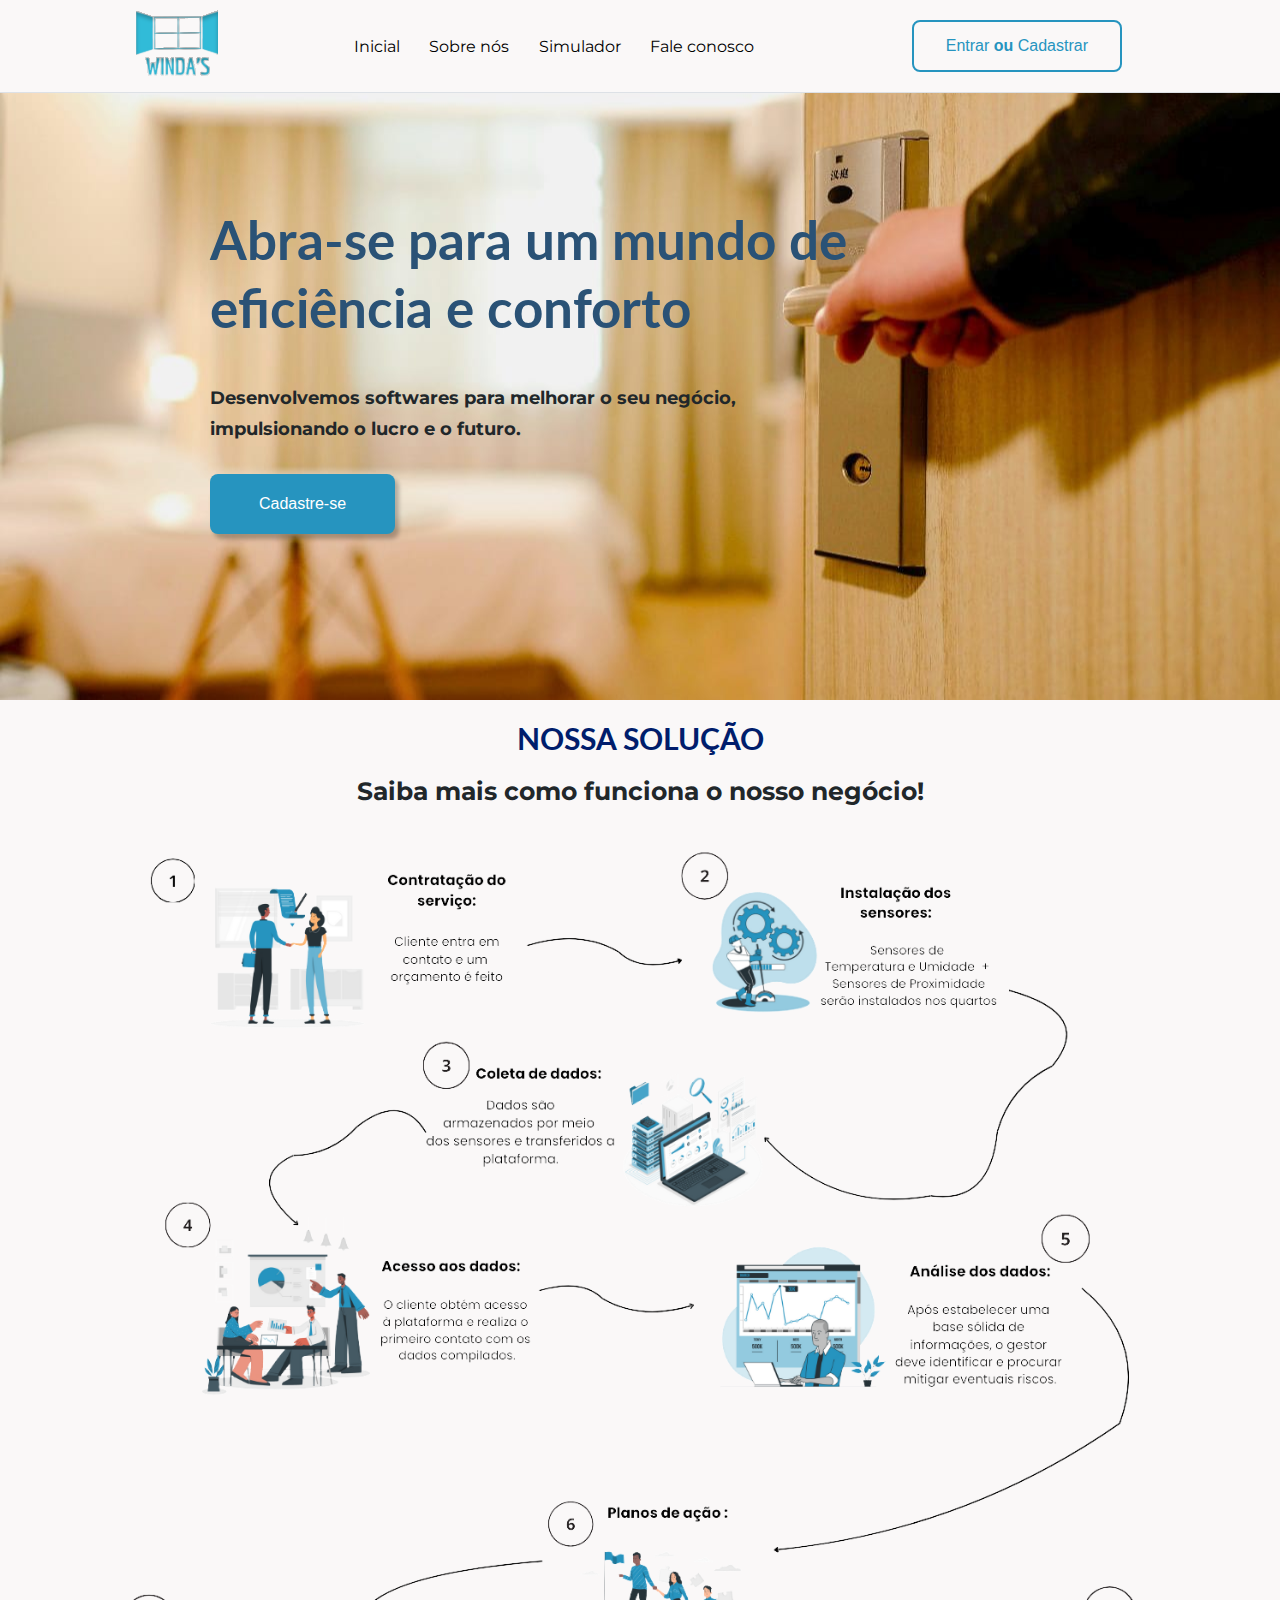
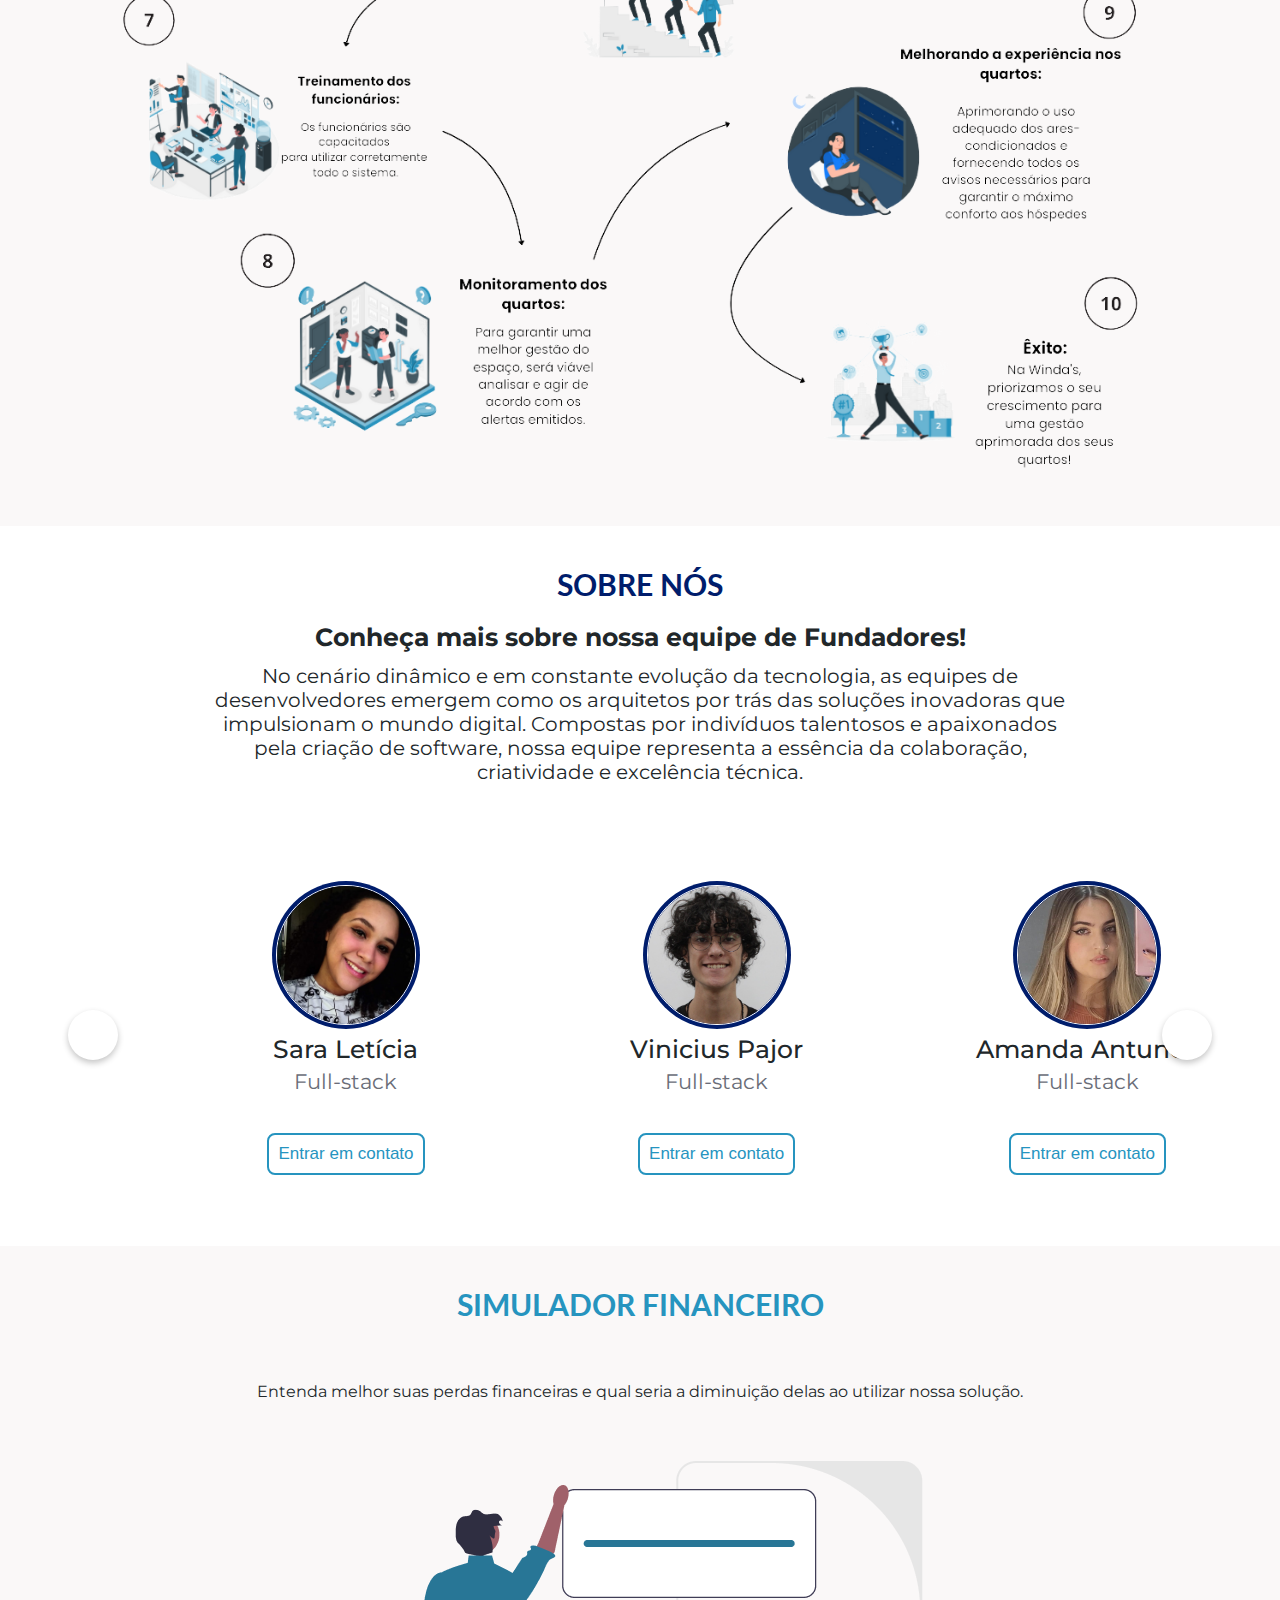
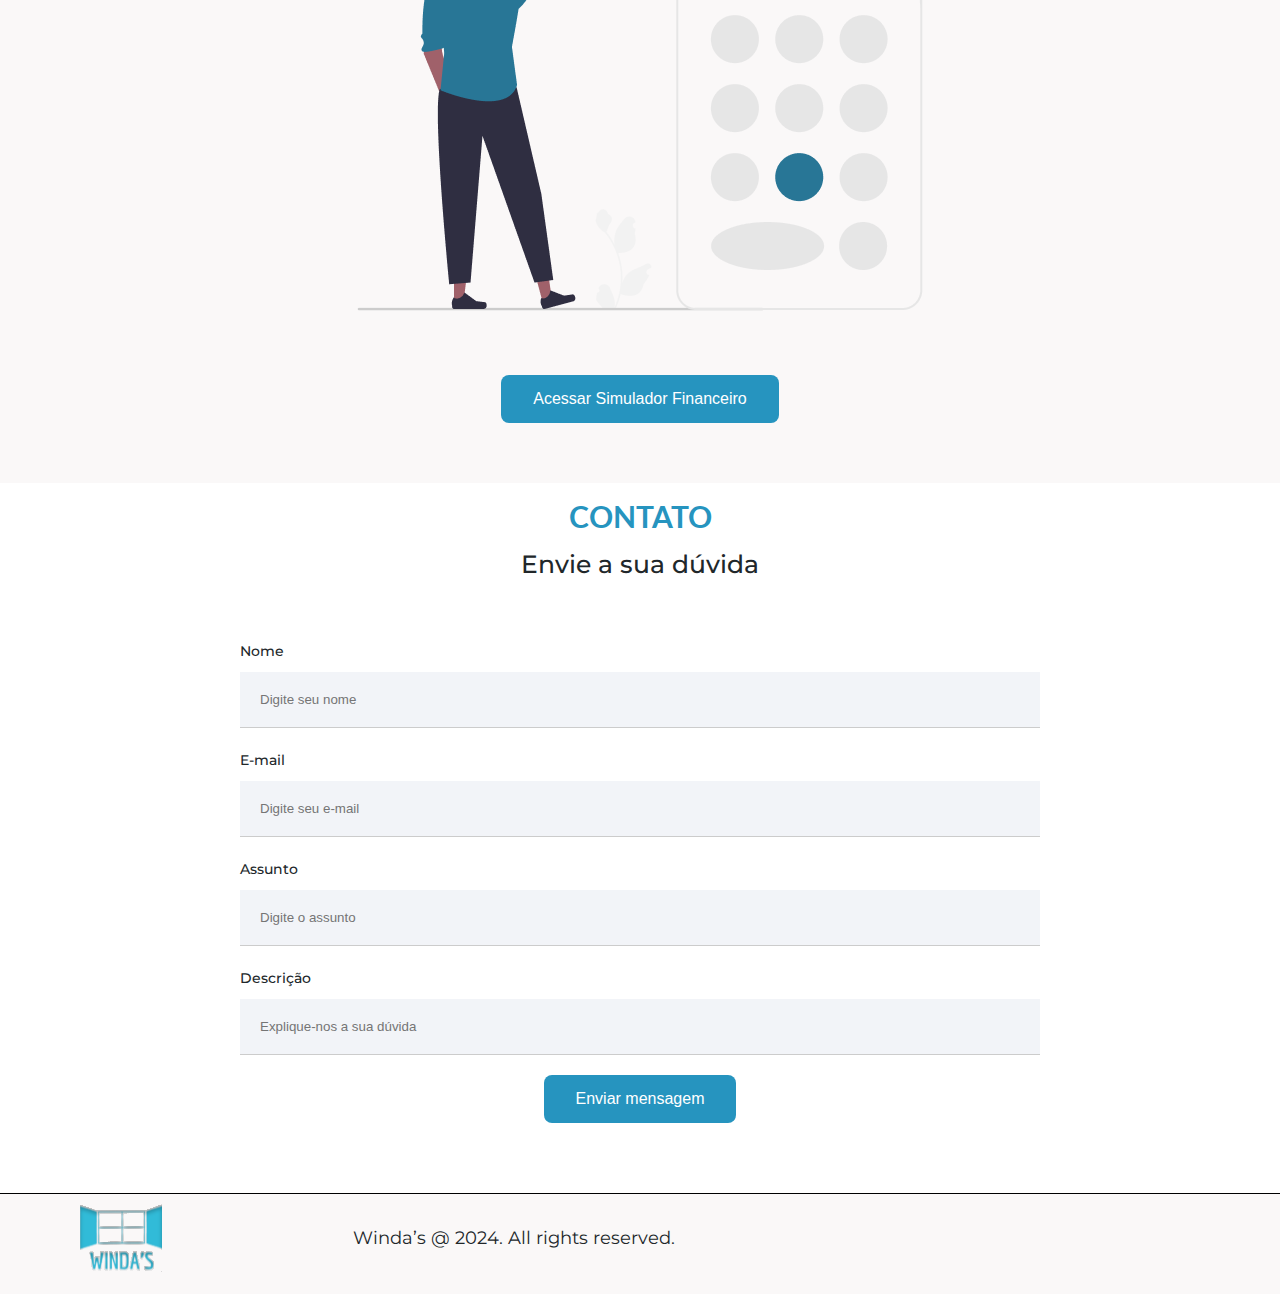
<file: public/index.html>
<!DOCTYPE html>
<html lang="pt-br">

<head>
    <meta charset="UTF-8">
    <meta name="viewport" content="width=device-width, initial-scale=1.0">
    <link rel="stylesheet" href="css/styles.css">
    <link rel="stylesheet" href="css/carousel.css">
    <link rel="shortcut icon" href="img/logo widas.png" type="image/x-icon">
    <!--<link rel="shortcut icon" href="img/icon-winda.png" type="image/x-icon">-->

    <link rel="stylesheet" href="https://cdnjs.cloudflare.com/ajax/libs/font-awesome/6.5.2/css/all.min.css"
        integrity="sha512-SnH5WK+bZxgPHs44uWIX+LLJAJ9/2PkPKZ5QiAj6Ta86w+fsb2TkcmfRyVX3pBnMFcV7oQPJkl9QevSCWr3W6A=="
        crossorigin="anonymous" referrerpolicy="no-referrer" />
    <title>Página inicial - Winda's</title>
</head>

<body>

    <div class="header">
        <div class="container">
            <a href="#menu"> <img src="img/logo_windas.svg"></a>
            <ul class="navbar">
                <a href="#menu">
                    <li>Inicial</li>
                </a>
                <a href="#sobre-nos">
                    <li>Sobre nós</li>
                </a>
                <a href="#simulador">
                    <li>Simulador</li>
                </a>
                <a href="#fale-conosco">
                    <li>Fale conosco</li>
                </a>
            </ul>
            <div class="header-button">
                <a href="login.html" > <button class="button-login">Entrar <strong>ou</strong> Cadastrar</button></a>
            </div>
        </div>
    </div>
    <main>
        <section class="conteudo-principal" id="menu">
            <div class="conteudo-principal-escrito">
                <h1 class="conteudo-principal-escrito-titulo">Abra-se para um mundo de eficiência e conforto</h1>
                <p class="conteudo-principal-escrito-paragrafo">Desenvolvemos softwares para melhorar o
                    seu negócio, impulsionando o lucro e o futuro.</p>
                    <a href="login.html" > <button class="conteudo-principal-escrito-botao">Cadastre-se</button></a>
                    </div>
            </div>

        </section>
        <section class="conteudo-nossa-solucao">
            <h1 class="conteudo-nossa-solucao-titulo">NOSSA SOLUÇÃO</h1>
            <p class="conteudo-nossa-solucao-paragrafo1">Saiba mais como funciona o nosso negócio!
            </p>
            <div class="conteudo-nossa-solucao-escrito-card" style="align-items: center;">
                <img src="img/diagrama.png" alt="Diagrama de Solução" style="height: 1300px; padding-bottom: 50px;">
            </div>
        </section>

        <section class=" conteudo-sobre-nos" id="sobre-nos">
            <div class="conteudo-nossa-solucao">
                <h1 class="conteudo-nossa-solucao-titulo">SOBRE NÓS</h1>
                <p class="conteudo-nossa-solucao-paragrafo1"> Conheça mais sobre nossa equipe de Fundadores!
                </p>
                <p class="conteudo-sobre-nos-paragrafo2">No cenário dinâmico e em constante evolução da tecnologia,
                    as equipes de desenvolvedores emergem como os arquitetos por trás das soluções inovadoras que
                    impulsionam o mundo digital.
                    Compostas por indivíduos talentosos e apaixonados pela criação de software,
                    nossa equipe representa a essência da colaboração, criatividade e excelência técnica.</p>
            </div>
        </section>

        <center>
            <div class="wrapper">
                <i id="left" class="fa-solid fa-angle-left"></i>
                <ul class="carousel">
                    <li class="card">
                        <div class="img"><img src="img/amanda.png" alt="img" draggable="false"></div>
                        <h2>Amanda Antunes</h2>
                        <span>Full-stack</span>
                        <div class="conteudo-nossa-equipe-icons">
                            <a href="" target="_blank">
                                <a class="fa-brands fa-github" href="https://github.com/amandaantunes05"></a>
                                <a class="fa-brands fa-linkedin-in"></a>
                            </a>
                        </div>
                        <a href="mailto:amanda.leal@sptech.school"><button class="button-nossa-equipe">Entrar em
                                contato</button></a>
                    </li>

                    <li class="card">
                        <div class="img"><img src="img/gustta.jpg" alt="img" draggable="false"></div>
                        <h2>Gustavo R</h2>
                        <span>Full-stack</span>
                        <div class="conteudo-nossa-equipe-icons">
                            <a href="" target="_blank">
                                <a class="fa-brands fa-github" href="https://github.com/GustavoRizerioDev"></a>
                            </a>
                            <a class="fa-brands fa-linkedin-in" href="https://www.linkedin.com/in/gustavo-rizerio/"></a>
                        </div>
                        <a href="mailto:gustavo.rsouza@sptech.school"><button class="button-nossa-equipe">Entrar em
                                contato</button></a>
                    </li>

                    <li class="card">
                        <div class="img"><img src="img/luz.png" alt="img" draggable="false"></div>
                        <h2>Gustavo Luz</h2>
                        <span>Full-stack</span>
                        <div class="conteudo-nossa-equipe-icons">
                            <a href="" target="_blank">
                                <a class="fa-brands fa-github" href="https://github.com/GustavoLuzz"></a>
                            </a>
                            <a class="fa-brands fa-linkedin-in"></a>
                        </div>
                        <a href="mailto:gustavo.barros@sptech.school"><button class="button-nossa-equipe">Entrar em
                                contato</button></a>
                    </li>

                    <li class="card">
                        <div class="img"><img src="img/let.jpg" alt="img" draggable="false"></div>
                        <h2>Letícia Santos</h2>
                        <span>Full-stack</span>
                        <div class="conteudo-nossa-equipe-icons">
                            <a href="" target="_blank">
                                <a class="fa-brands fa-github" href="https://github.com/letfonsecaa"></a>
                            </a>
                            <a class="fa-brands fa-linkedin-in"></a>
                        </div>
                        <a href="mailto:leticia.santos@sptech.school"><button class="button-nossa-equipe">Entrar em
                                contato</button></a>
                    </li>

                    <li class="card">
                        <div class="img"><img src="img/murilo.png" alt="img" draggable="false"></div>
                        <h2>Murilo Barros</h2>
                        <span>Full-stack</span>
                        <div class="conteudo-nossa-equipe-icons">
                            <a href="" target="_blank">
                                <a class="fa-brands fa-github" href="https://github.com/MuriloNasciment0"></a>
                            </a>
                            <a class="fa-brands fa-linkedin-in"></a>
                        </div>
                        <a href="mailto:murilo.barros@sptech.school"><button class="button-nossa-equipe">Entrar em
                                contato</button></a>
                    </li>

                    <li class="card">
                        <div class="img"><img src="img/sara.png" alt="img" draggable="false"></div>
                        <h2>Sara Letícia</h2>
                        <span>Full-stack</span>
                        <div class="conteudo-nossa-equipe-icons">
                            <a href="" target="_blank">
                                <a class="fa-brands fa-github" href="https://github.com/sara-nsantos"></a>
                            </a>
                            <a class="fa-brands fa-linkedin-in" href="https://www.linkedin.com/in/sara-let%C3%ADcia-7503b6264/"></a>
                        </div>
                        <a href="mailto:sara.santos@sptech.school"><button class="button-nossa-equipe">Entrar em
                                contato</button></a>
                    </li>

                    <li class="card">
                        <div class="img"><img src="img/vini.jpg" alt="img" draggable="false"></div>
                        <h2>Vinicius Pajor</h2>
                        <span>Full-stack</span>
                        <div class="conteudo-nossa-equipe-icons">
                            <a href="" target="_blank">
                                <a class="fa-brands fa-github" href="https://github.com/PajorVi"></a>
                            </a>
                            <a class="fa-brands fa-linkedin-in"></a>
                        </div>
                        <a href="mailto:vinicius.marques@sptech.school"> <button class="button-nossa-equipe">Entrar em
                                contato</button></a>
                    </li>
                </ul>
                <i id="right" class="fa-solid fa-angle-right"></i>
            </div>
        </center>

        <section class="simulador" id="simulador">
            <div class="conteudo-simulador">
                <h1 class="conteudo-simulador-titulo">SIMULADOR FINANCEIRO</h1>
                <p>Entenda melhor suas perdas financeiras e qual seria a diminuição
                    delas ao utilizar nossa solução.</p>
                <center><img src="img/man-calculator.png" alt=""></center>
                <center><a href="simulador.html"><button> Acessar Simulador Financeiro </button></a></center>
            </div>
        </section>

        <section class="conteudo-fale-conosco" id="fale-conosco">
            <div class="fale-conosoco">
                <h1 class="conteudo-fale-conosco-titulo"> CONTATO </h1>
                <p class="conteudo-fale-conosco-paragrafo">Envie a sua dúvida</p>
                <div class="fale-conosco-formulario">
                    <p>Nome</p>
                    <input type="text" id="input-nome" class="formulario-nome-usuario" placeholder="Digite seu nome">
                    <p>E-mail</p>
                    <input type="text" id="input-email" placeholder="Digite seu e-mail">
                    <p>Assunto</p>
                    <input type="text" id="input-assunto" placeholder="Digite o assunto">
                    <p>Descrição</p>
                    <input type="text" id="input-duvida" placeholder="Explique-nos a sua dúvida">
                    <a href="mailto:windas@sptech.school">
                        <center><button>Enviar mensagem</button></center>
                    </a>
                </div>
            </div>
            </div>
        </section>
    </main>

    <footer>
        <img src="img/logo_windas.svg" alt="">
        <p class="footer-escrito" style="margin-right: 500px;">Winda’s @ 2024. All rights reserved.</p>
    </footer>
</body>

</html>

<script src="js/graficos.js"></script>
<script src="js/quartos.js"></script>
<script src="js/script.js"></script>
</file>
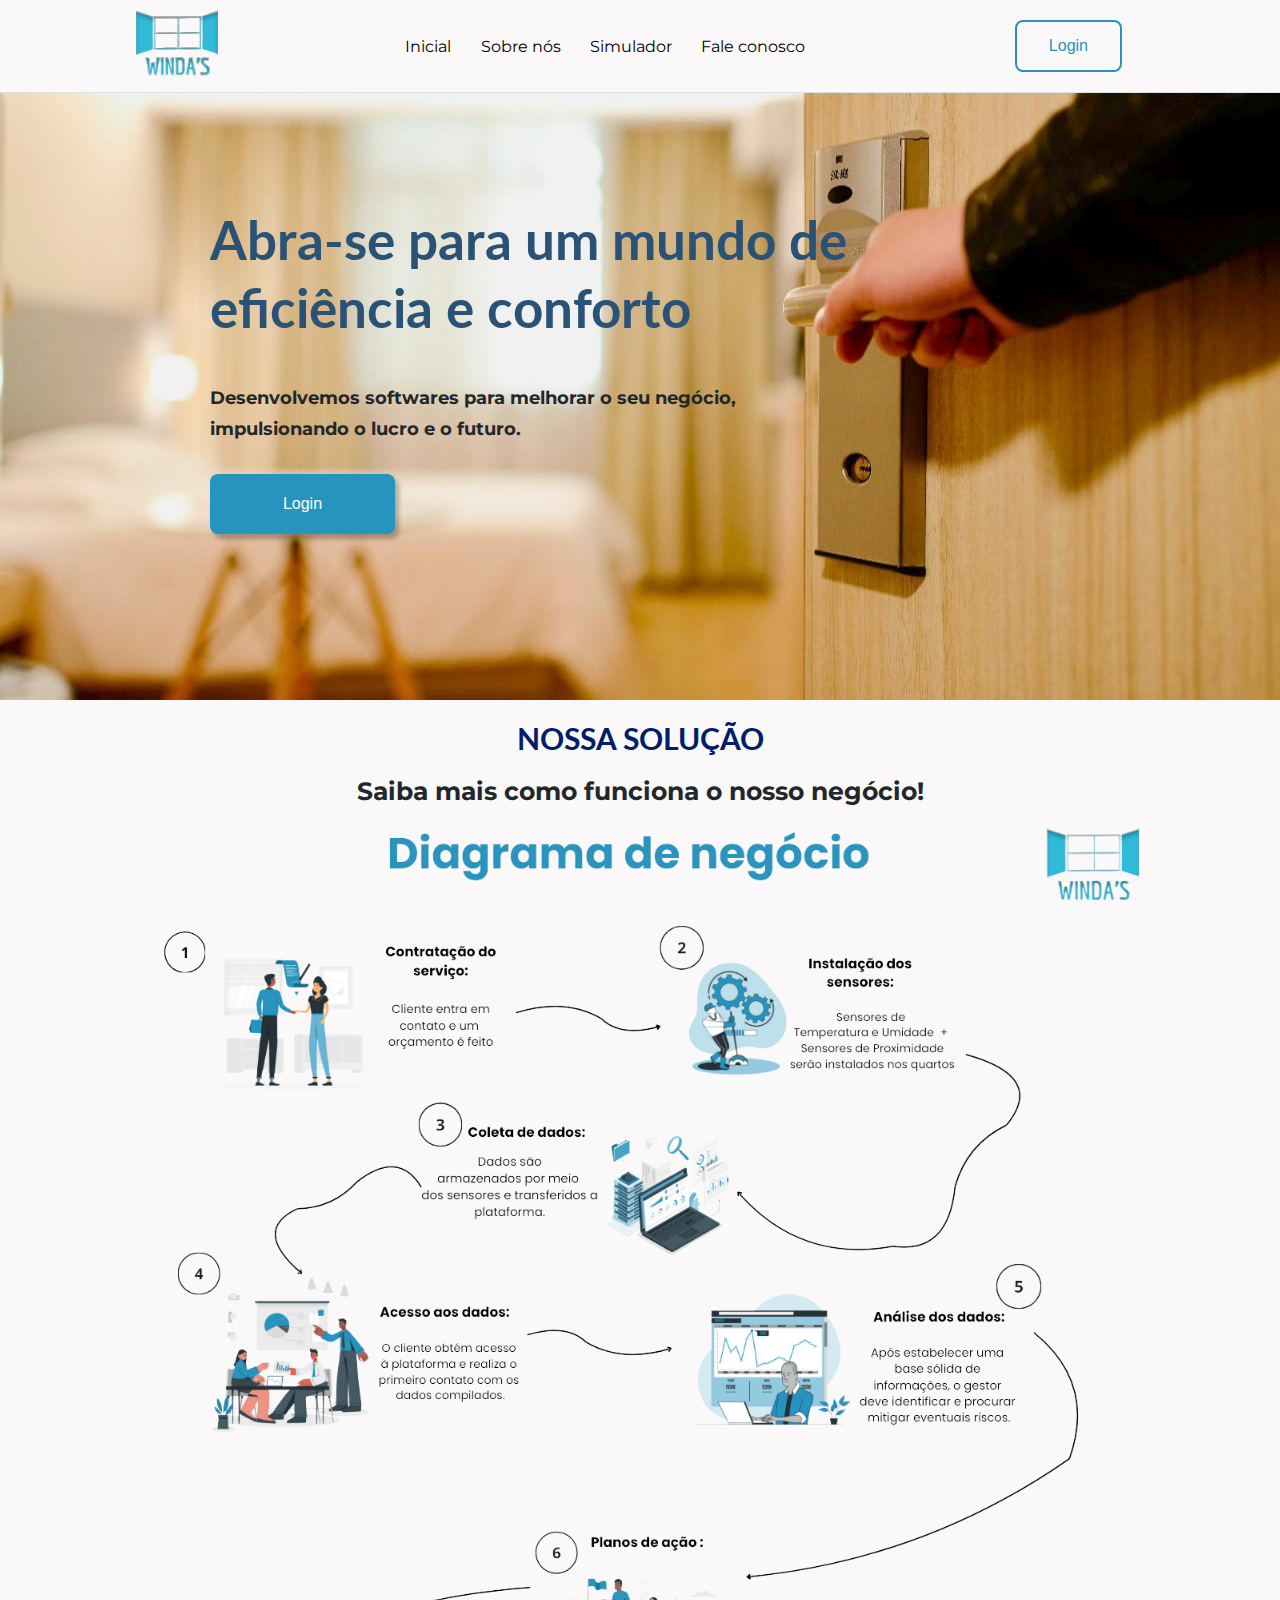
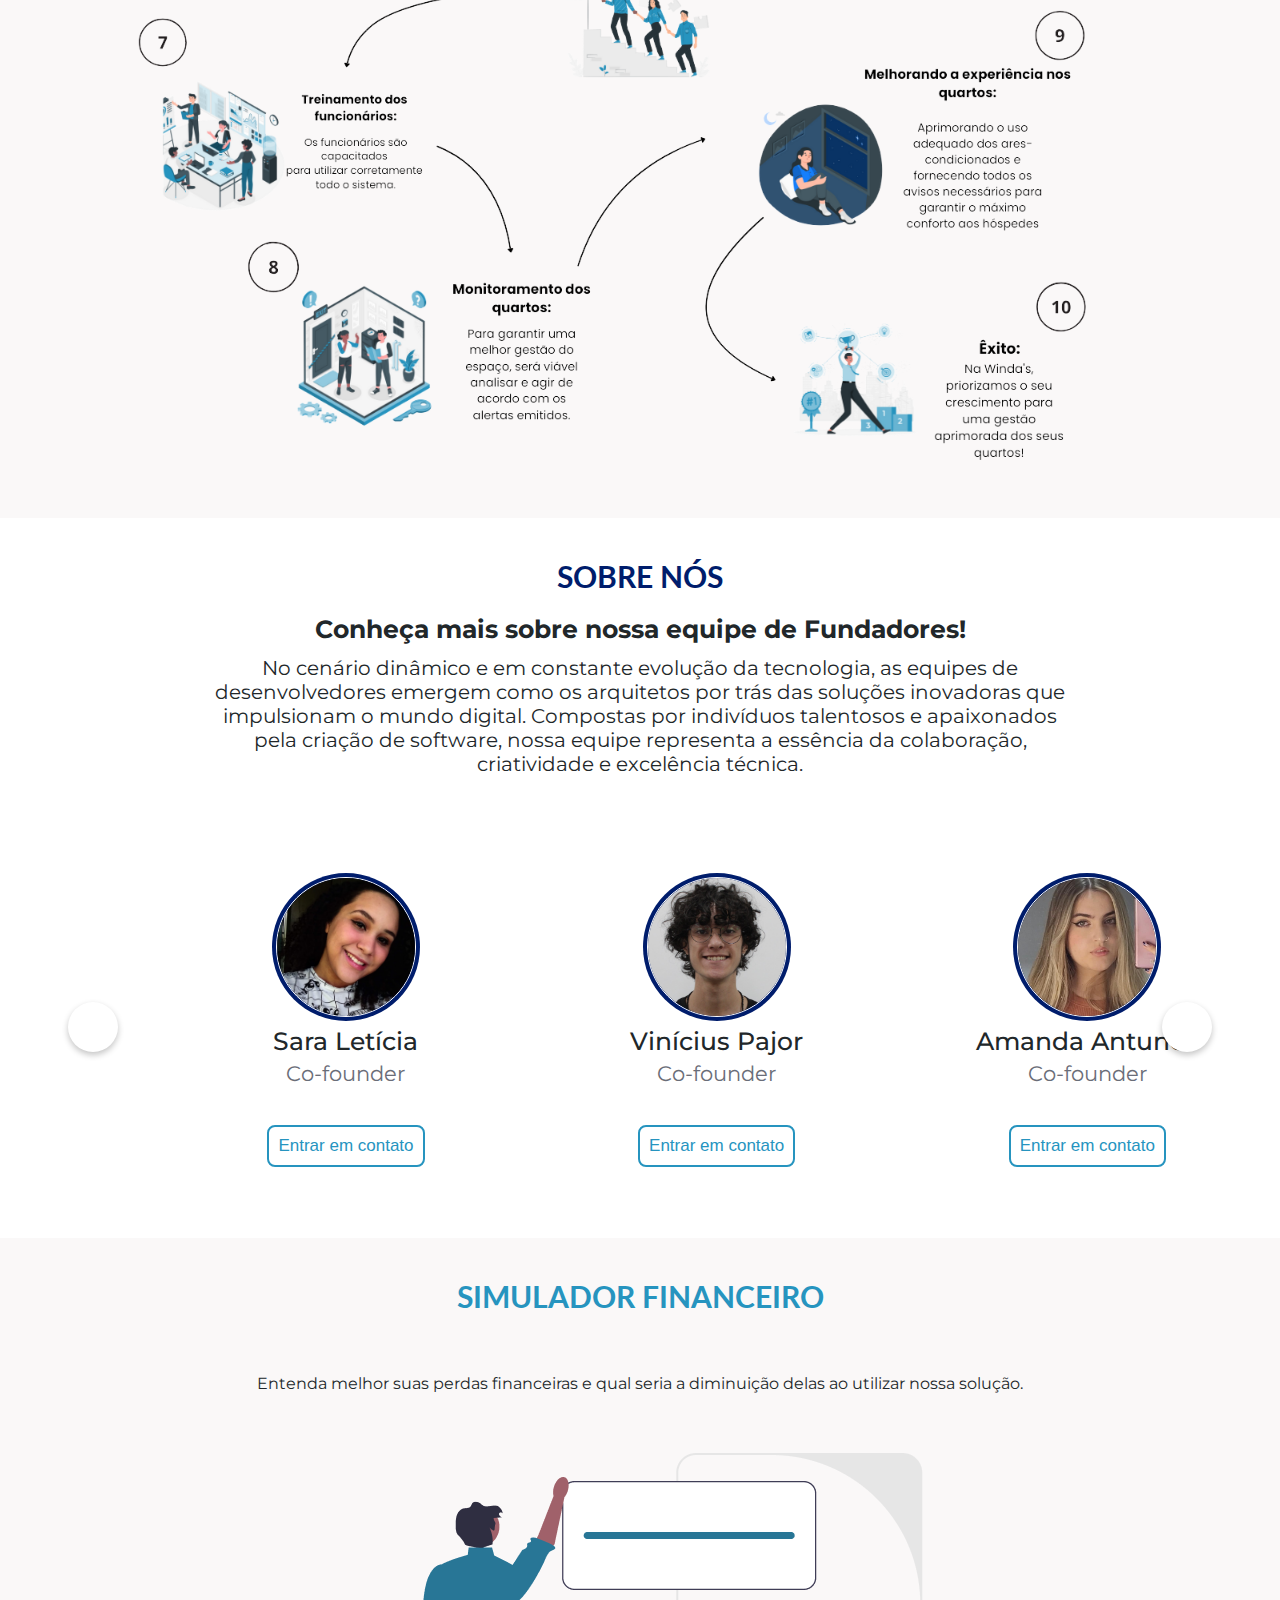
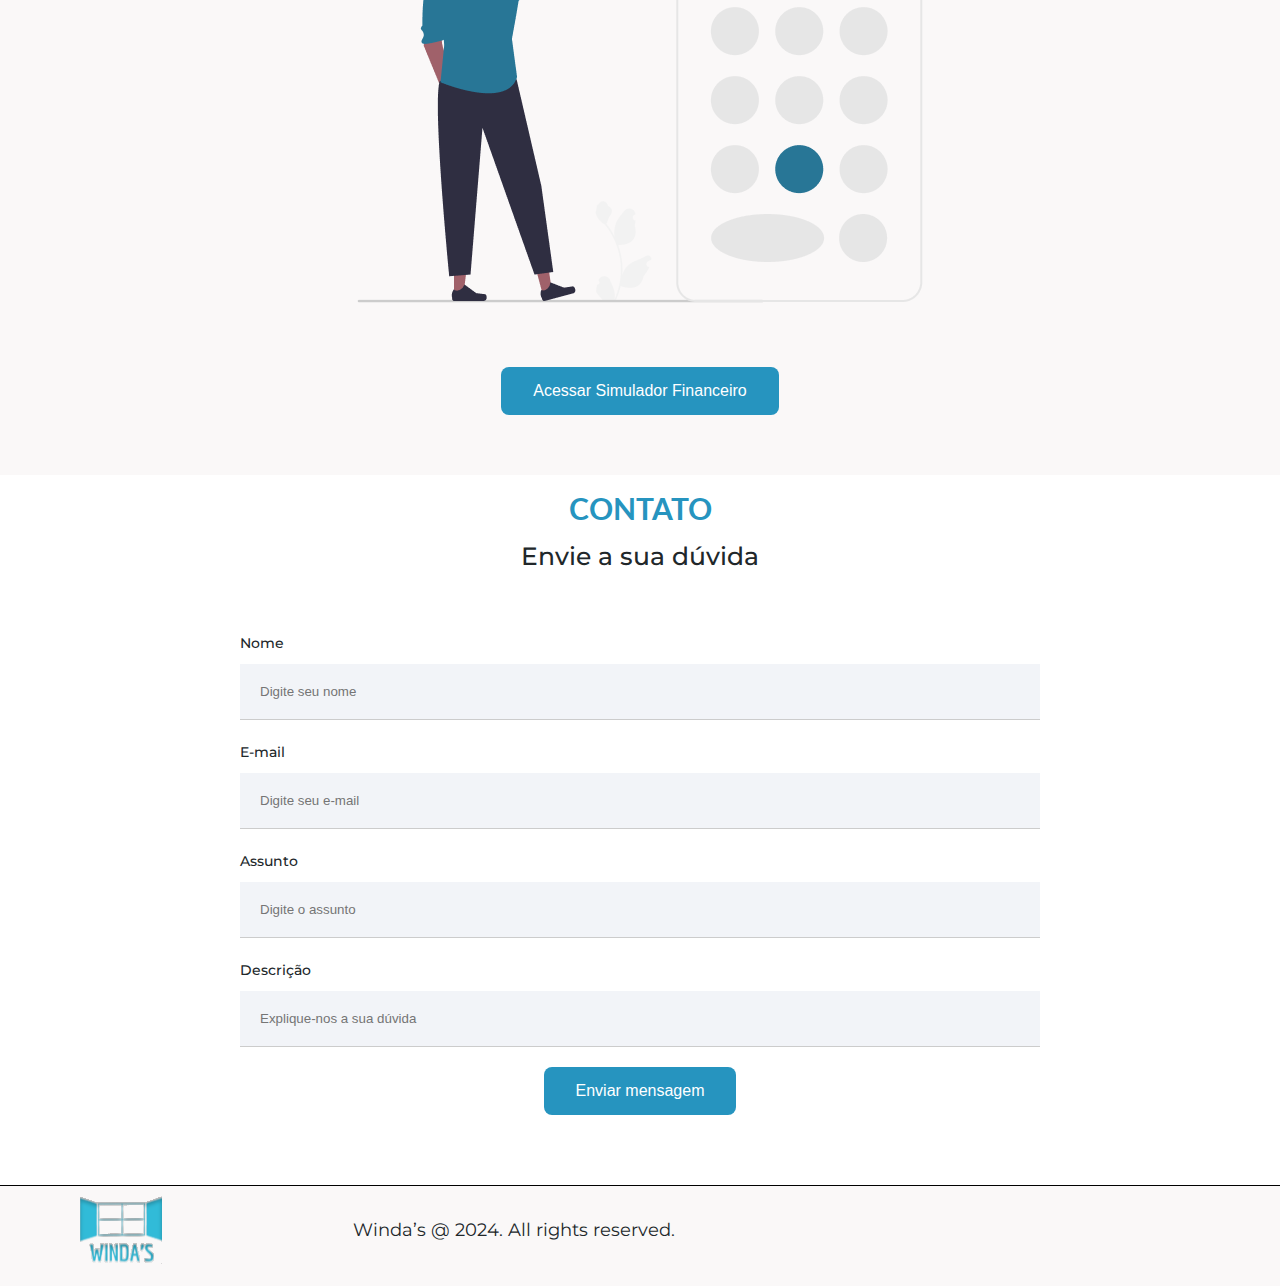
<file: Site/index.html>
<!DOCTYPE html>
<html lang="pt-br">

<head>
    <meta charset="UTF-8">
    <meta name="viewport" content="width=device-width, initial-scale=1.0">
    <link rel="stylesheet" href="css/styles.css">
    <link rel="stylesheet" href="css/carousel.css">
    <link rel="shortcut icon" href="img/logo widas.png" type="image/x-icon">
    <!--<link rel="shortcut icon" href="img/icon-winda.png" type="image/x-icon">-->

    <link rel="stylesheet" href="https://cdnjs.cloudflare.com/ajax/libs/font-awesome/6.5.2/css/all.min.css"
        integrity="sha512-SnH5WK+bZxgPHs44uWIX+LLJAJ9/2PkPKZ5QiAj6Ta86w+fsb2TkcmfRyVX3pBnMFcV7oQPJkl9QevSCWr3W6A=="
        crossorigin="anonymous" referrerpolicy="no-referrer" />
    <title>Página inicial - Winda's</title>
</head>

<body>

    <div class="header">
        <div class="container">
            <a href="#menu"> <img src="img/logo_windas.svg"></a>
            <ul class="navbar">
                <a href="#menu">
                    <li>Inicial</li>
                </a>
                <a href="#sobre-nos">
                    <li>Sobre nós</li>
                </a>
                <a href="#simulador">
                    <li>Simulador</li>
                </a>
                <a href="#fale-conosco">
                    <li>Fale conosco</li>
                </a>
            </ul>
            <div class="header-button">
                <a href="login.html" > <button class="button-login">Login </button></a>
            </div>
        </div>
    </div>
    <main>
        <section class="conteudo-principal" id="menu">
            <div class="conteudo-principal-escrito">
                <h1 class="conteudo-principal-escrito-titulo">Abra-se para um mundo de eficiência e conforto</h1>
                <p class="conteudo-principal-escrito-paragrafo">Desenvolvemos softwares para melhorar o
                    seu negócio, impulsionando o lucro e o futuro.</p>
                    <a href="login.html" > <button class="conteudo-principal-escrito-botao">Login</button></a>
                    </div>
            </div>

        </section>
        <section class="conteudo-nossa-solucao">
            <h1 class="conteudo-nossa-solucao-titulo">NOSSA SOLUÇÃO</h1>
            <p class="conteudo-nossa-solucao-paragrafo1">Saiba mais como funciona o nosso negócio!
            </p>
            <div class="conteudo-nossa-solucao-escrito-card" style="align-items: center;">
                <img src="img/diagrama.png" alt="Diagrama de Solução" style="height: 1300px; padding-bottom: 50px;">
            </div>
        </section>

        <section class=" conteudo-sobre-nos" id="sobre-nos">
            <div class="conteudo-nossa-solucao">
                <h1 class="conteudo-nossa-solucao-titulo">SOBRE NÓS</h1>
                <p class="conteudo-nossa-solucao-paragrafo1"> Conheça mais sobre nossa equipe de Fundadores!
                </p>
                <p class="conteudo-sobre-nos-paragrafo2">No cenário dinâmico e em constante evolução da tecnologia,
                    as equipes de desenvolvedores emergem como os arquitetos por trás das soluções inovadoras que
                    impulsionam o mundo digital.
                    Compostas por indivíduos talentosos e apaixonados pela criação de software,
                    nossa equipe representa a essência da colaboração, criatividade e excelência técnica.</p>
            </div>
        </section>

        <center>
            <div class="wrapper">
                <i id="left" class="fa-solid fa-angle-left"></i>
                <ul class="carousel">
                    <li class="card">
                        <div class="img"><img src="img/amanda.png" alt="img" draggable="false"></div>
                        <h2>Amanda Antunes</h2>
                        <span>Co-founder</span>
                        <div class="conteudo-nossa-equipe-icons">
                            <a href="" target="_blank">
                                <a class="fa-brands fa-github"></a>
                                <a class="fa-brands fa-linkedin-in"></a>
                            </a>
                        </div>
                        <a href="mailto:amanda.leal@sptech.school"> <button class="button-nossa-equipe">Entrar em
                                contato</button></a>
                    </li>

                    <li class="card">
                        <div class="img"><img src="img/gustta.jpg" alt="img" draggable="false"></div>
                        <h2>Gustavo R</h2>
                        <span>Co-founder</span>
                        <div class="conteudo-nossa-equipe-icons">
                            <a href="" target="_blank">
                                <a class="fa-brands fa-github"></a>
                            </a>
                            <a class="fa-brands fa-linkedin-in"></a>
                        </div>
                        <a href="mailto:gustavo.rsouza@sptech.school"> <button class="button-nossa-equipe">Entrar em
                                contato</button></a>
                    </li>

                    <li class="card">
                        <div class="img"><img src="img/luz.png" alt="img" draggable="false"></div>
                        <h2>Gustavo Luz</h2>
                        <span>Co-founder</span>
                        <div class="conteudo-nossa-equipe-icons">
                            <a href="" target="_blank">
                                <a class="fa-brands fa-github"></a>
                            </a>
                            <a class="fa-brands fa-linkedin-in"></a>
                        </div>
                        <a href="mailto:gustavo.barros@sptech.school"> <button class="button-nossa-equipe">Entrar em
                                contato</button></a>
                    </li>

                    <li class="card">
                        <div class="img"><img src="img/let.jpg" alt="img" draggable="false"></div>
                        <h2>Letícia Santos</h2>
                        <span>Co-founder</span>
                        <div class="conteudo-nossa-equipe-icons">
                            <a href="" target="_blank">
                                <a class="fa-brands fa-github"></a>
                            </a>
                            <a class="fa-brands fa-linkedin-in"></a>
                        </div>
                        <a href="mailto:leticia.santos@sptech.school"> <button class="button-nossa-equipe">Entrar em
                                contato</button></a>
                    </li>

                    <li class="card">
                        <div class="img"><img src="img/murilo.png" alt="img" draggable="false"></div>
                        <h2>Murilo Barros</h2>
                        <span>Co-founder</span>
                        <div class="conteudo-nossa-equipe-icons">
                            <a href="" target="_blank">
                                <a class="fa-brands fa-github"></a>
                            </a>
                            <a class="fa-brands fa-linkedin-in"></a>
                        </div>
                        <a href="mailto:murilo.barros@sptech.school"> <button class="button-nossa-equipe">Entrar em
                                contato</button></a>
                    </li>

                    <li class="card">
                        <div class="img"><img src="img/sara.png" alt="img" draggable="false"></div>
                        <h2>Sara Letícia</h2>
                        <span>Co-founder</span>
                        <div class="conteudo-nossa-equipe-icons">
                            <a href="" target="_blank">
                                <a class="fa-brands fa-github"></a>
                            </a>
                            <a class="fa-brands fa-linkedin-in"></a>
                        </div>
                        <a href="mailto:sara.santos@sptech.school"> <button class="button-nossa-equipe">Entrar em
                                contato</button></a>
                    </li>

                    <li class="card">
                        <div class="img"><img src="img/vini.jpg" alt="img" draggable="false"></div>
                        <h2>Vinícius Pajor</h2>
                        <span>Co-founder</span>
                        <div class="conteudo-nossa-equipe-icons">
                            <a href="" target="_blank">
                                <a class="fa-brands fa-github"></a>
                            </a>
                            <a class="fa-brands fa-linkedin-in"></a>
                        </div>
                        <a href="mailto:vinicius.marques@sptech.school"> <button class="button-nossa-equipe">Entrar em
                                contato</button></a>
                    </li>
                </ul>
                <i id="right" class="fa-solid fa-angle-right"></i>
            </div>
        </center>

        <section class="simulador" id="simulador">
            <div class="conteudo-simulador">
                <h1 class="conteudo-simulador-titulo">SIMULADOR FINANCEIRO</h1>
                <p>Entenda melhor suas perdas financeiras e qual seria a diminuição
                    delas ao utilizar nossa solução.</p>
                <center><img src="img/man-calculator.png" alt=""></center>
                <center><a href="simulador.html"><button> Acessar Simulador Financeiro </button></a></center>
            </div>
        </section>

        <section class="conteudo-fale-conosco" id="fale-conosco">
            <div class="fale-conosoco">
                <h1 class="conteudo-fale-conosco-titulo"> CONTATO </h1>
                <p class="conteudo-fale-conosco-paragrafo">Envie a sua dúvida</p>
                <div class="fale-conosco-formulario">
                    <p>Nome</p>
                    <input type="text" id="input-nome" class="formulario-nome-usuario" placeholder="Digite seu nome">
                    <p>E-mail</p>
                    <input type="text" id="input-email" placeholder="Digite seu e-mail">
                    <p>Assunto</p>
                    <input type="text" id="input-assunto" placeholder="Digite o assunto">
                    <p>Descrição</p>
                    <input type="text" id="input-duvida" placeholder="Explique-nos a sua dúvida">
                    <a href="mailto:windas@sptech.school">
                        <center><button>Enviar mensagem</button></center>
                    </a>
                </div>
            </div>
            </div>
        </section>
    </main>

    <footer>
        <img src="img/logo_windas.svg" alt="">
        <p class="footer-escrito" style="margin-right: 500px;">Winda’s @ 2024. All rights reserved.</p>
    </footer>
</body>

</html>

<script src="js/graficos.js"></script>
<script src="js/quartos.js"></script>
<script src="js/script.js"></script>
</file>
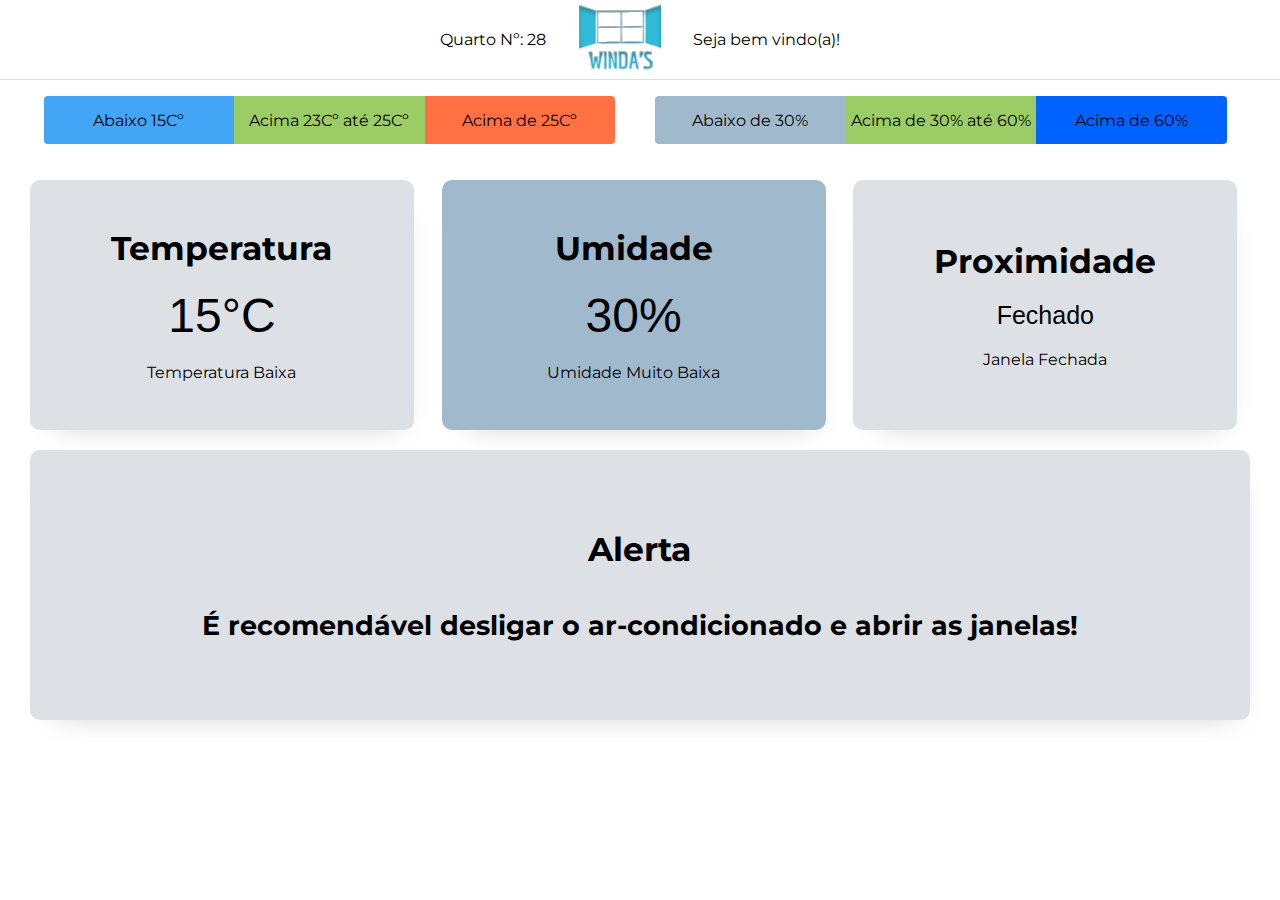
<file: public/dashboard-hospede.html.html>
<!doctype html>
<html lang="pt-br">

  <head>

    <meta charset="UTF-8" />
    <meta name="viewport" content="width=device-width, initial-scale=1.0" />
    <title>Dashboard</title>
    <link rel="stylesheet" href="css/dashboard-hospede.css" />

  </head>

  <body>

    <div class="grid_container">

      <header class="cabecalho">

        <ul class="navbar">

          <li>Quarto Nº: 28</li>

          <a href=""><img src="img/logo.svg" /></a>
        
          <li>Seja bem vindo(a)!</li>

        </ul>

        
        <!-- <ul class="navbar">
          
          <a href=""><li>Sobre nós</li></a>
          <a href=""><li>Fale conosco</li></a>
          
        </ul> -->
        
       
      </header>

      <div class="container_metricas">

        <!-- <div class="container-metricas-temperaturas"> -->
          <div id="alerta_temperatura_baixa">
            <span>Abaixo 15Cº</span>
          </div>
          <div id="alerta_temperatura_ideal">
            <span>Acima 23Cº até 25Cº</span>
          </div>
          <div id="alerta_temperatura_alta">
            <span>Acima de 25Cº</span>
          </div>
        <!-- </div> -->
  
        <!-- <div class="container-metricas-umidades"> -->
          <div id="alerta_umidade_baixa">
            <span>Abaixo de 30%</span>
          </div>
          <div id="alerta_umidade_ideal">
            <span>Acima de 30% até 60%</span>
          </div>
          <div id="alerta_umidade_alta">
            <span>Acima de 60%</span>
          </div>
        <!-- </div> -->
      </div>

      <div class="container_temperatura container">

        <h3 class="titulo_container">Temperatura</h3>
        <p class="paragrafo_container">15°C</p>
        <span id="status-message">Temperatura Baixa</span>

      </div>

      <div class="container_umidade container">

        <h3 class="titulo_container">Umidade</h3>
        <p class="paragrafo_container">30%</p>
        <span id="status-message">Umidade Muito Baixa</span>

      </div>

      <div class="container_proximidade container">

        <h3 class="titulo_container">Proximidade</h3>
        <p class="paragrafo_container">Fechado</p>
        <span id="status-message">Janela Fechada</span>

      </div>

      <div class="container_alerta container">

        <h3 class="titulo_container">Alerta</h3>
        <p class="paragrafo_container"></p>
        <span id="status-message">É recomendável desligar o ar-condicionado e abrir as janelas!</span>

      </div>

    </div>

  </body>
  
</html>
</file>
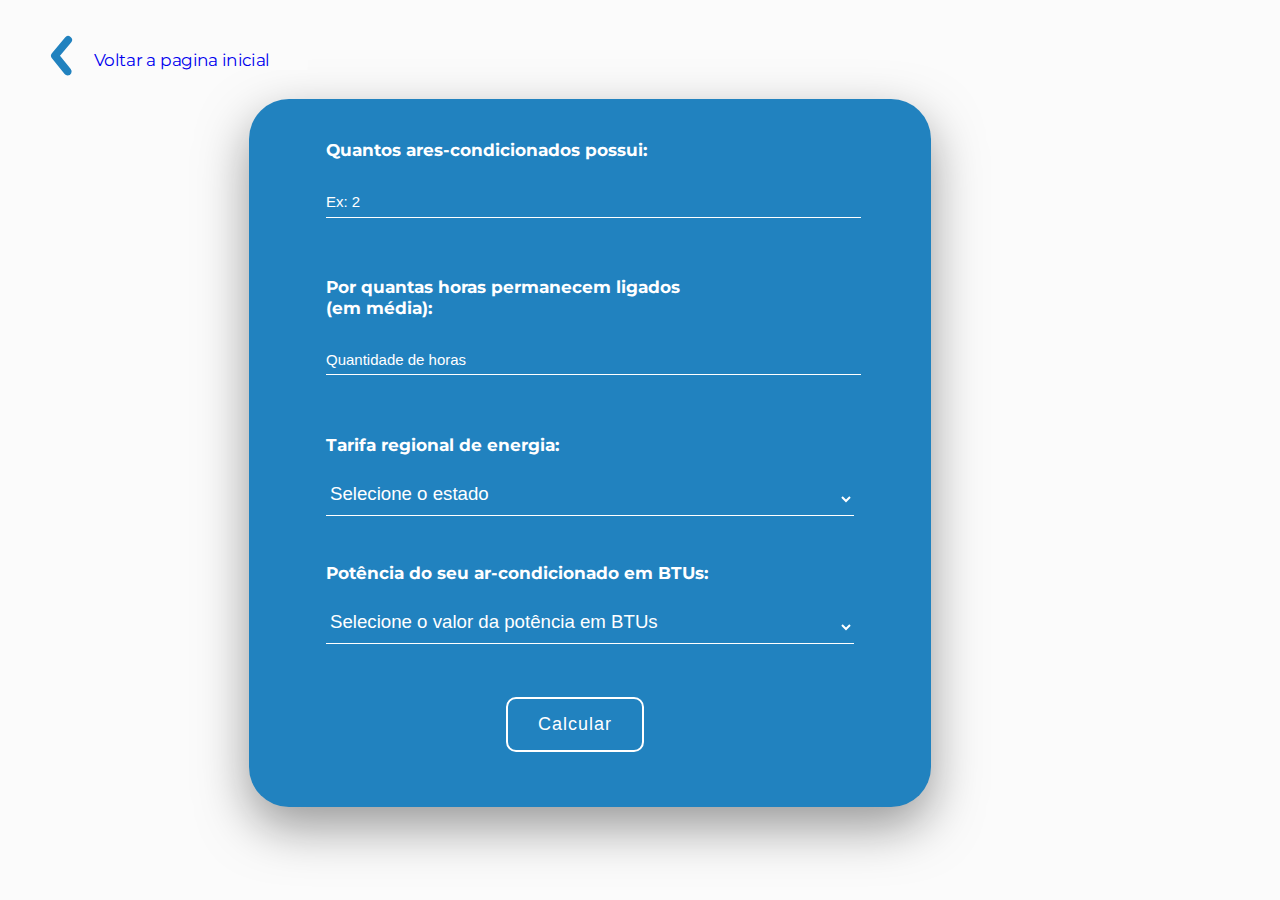
<file: public/simulador.html>
<!DOCTYPE html>
<html lang="pt-br">

<head>
  <link rel="preconnect" href="https://fonts.googleapis.com">
  <link rel="preconnect" href="https://fonts.gstatic.com" crossorigin>

  <meta charset="UTF-8">
  <meta name="viewport" content="width=device-width, initial-scale=1.0">
  <link
    href="https://fonts.googleapis.com/css2?family=Poppins:ital,wght@0,100;0,200;0,300;0,400;0,500;0,600;0,700;0,800;0,900;1,100;1,200;1,300;1,400;1,500;1,600;1,700;1,800;1,900&display=swap"
    rel="stylesheet">

    <link rel="stylesheet" href="css/simulador.css">
    <link rel="stylesheet" href="https://cdnjs.cloudflare.com/ajax/libs/animate.css/4.1.1/animate.min.css">
    
    <title>Calculadora Financeira Winda's</title>
  </head>
  
  <body>
    <div class="button_back">
      <a href="index.html" ><img src="img/arrow-ios-back-svgrepo-com.svg" alt="button-back">Voltar a pagina inicial</a>
    </div>
  <br>
  
  
  
  <div class="screen">
    <main id="principal" class="principal">
      <div class="screen1">

         <h4>Quantos ares-condicionados possui:</h4> 
          <input required="" type="text" id="input_qtd_ar_condicionado" placeholder="Ex: 2">
          <span class="highlight"></span>
          <span class="bar"></span><br>
          <h4>Por quantas horas permanecem ligados<br>(em média):</h4>
          <input required="" type="text" id="input_qtd_horas" placeholder="Quantidade de horas">
          <span class="highlight2"></span>
          <span class="bar2"></span><br>
        
        <h4>Tarifa regional de energia:</h4> 
        <select id="select_regiao">
          <option>Selecione o estado</option>
          <option value="pa">PA</option>
          <option value="mt">MT</option>
          <option value="ms">MS</option>
          <option value="al">AL</option>
          <option value="pi">PI</option>
          <option value="rj">RJ</option>
          <option value="am">AM</option>
          <option value="ac">AC</option>
          <option value="ba">BA</option>
          <option value="df">DF</option>
          <option value="pe">PE</option>
          <option value="to">TO</option>
          <option value="mg">MG</option>
          <option value="ce">CE</option>
          <option value="rr">RR</option>
          <option value="ma">MA</option>
          <option value="ro">RO</option>
          <option value="go">GO</option>
          <option value="es">ES</option>
          <option value="rs">RS</option>
          <option value="rn">RN</option>
          <option value="sp">SP</option>
          <option value="se">SE</option>
          <option value="pr">PR</option>
          <option value="pb">PB</option>
          <option value="sc">SC</option>
        </select>
        <br>

        <h4>Potência do seu ar-condicionado em BTUs:</h4>
        <select id="select_btu">
          <option>Selecione o valor da potência em BTUs</option>
          <option value="7500">7500</li>
          <option value="9000">9000</li>
          <option value="10000">10000</li>
          <option value="12000">12000</li>
          <option value="24000">24000</li>
          <option value="30000">30000</li>
          <option value="36000">36000</li>
          <option value="48000">48000</li>
          <option value="60000">60000</li>
        </select>

        <button onclick="calculo()">
          Calcular
        </button>

      </div>
      
    </main>
    <div class="container">
      <div id="div_resultado" style="display: none;" class="animate__animated animate__fadeInRight"></div>
      <div id="div_resultado2" style="display: none;" class="animate__animated animate__fadeInRight"></div>
      <div id="div_resultado3" style="display: none;" class="animate__animated animate__fadeInRight"></div>
      
    </div>
    <div id="alerta" class="alerta-escondido">
      <span>Por favor, preencha todos os campos corretamente.</span> 
    </div> 
  </div>
</body>

</html>

<script>

  function calculo() {
    const qtdArCondicionado = Number(input_qtd_ar_condicionado.value);
    const horasUso = Number(input_qtd_horas.value);
    // const diasUso = Number(input_qtd_dias.value);
    const regiao = select_regiao.value;
    const btu = Number(select_btu.value);

    let kwh = 0;
    let valorTarifa = 0;

    if (isNaN(qtdArCondicionado) || isNaN(horasUso) || isNaN(btu) || regiao === 'Selecione o estado' || btu === 'Selecione o valor da potência em BTUs') {
      document.getElementById("alerta").style.display = 'block';
      return;
    } else {
      document.getElementById("alerta").style.display = 'none';
    }

      if (regiao == 'ac') {
      valorTarifa = 0.82;
    } else if (regiao == 'al') {
      valorTarifa = 0.86;
    } else if (regiao == 'am') {
      valorTarifa = 0.83;
    } else if (regiao == 'ba') {
      valorTarifa = 0.80;
    } else if (regiao == 'ce') {
      valorTarifa = 0.74;
    } else if (regiao == 'df') {
      valorTarifa = 0.76;
    } else if (regiao == 'go' || regiao == 'ma') {
      valorTarifa = 0.71;
    } else if (regiao == 'mt' || regiao == 'ms') {
      valorTarifa = 0.88;
    } else if (regiao == 'mg' || regiao == 'to') {
      valorTarifa = 0.75;
    } else if (regiao == 'pa') {
      valorTarifa = 0.96;
    } else if (regiao == 'pb' || regiao == 'sc') {
      valorTarifa = 0.60;
    } else if (regiao == 'pr') {
      valorTarifa = 0.63;
    } else if (regiao == 'pe') {
      valorTarifa = 0.76;
    } else if (regiao == 'pi') {
      valorTarifa = 0.85;
    } else if (regiao == 'rj') {
      valorTarifa = 0.84;
    } else if (regiao == 'rn' || regiao == 'rs' || regiao == 'sp') {
      valorTarifa = 0.68;
    } else if (regiao == 'ro' || regiao == 'es') {
      valorTarifa = 0.70;
    } else if (regiao == 'rr') {
      valorTarifa = 0.73;
    } else if (regiao == 'se') {
      valorTarifa = 0.65;
    }

    if (btu == 7500) {
      kwh = 15.7;
    } else if (btu == 9000) {
      kwh = 17.1;
    } else if (btu == 10000) {
      kwh = 20.2;
    } else if (btu == 12000) {
      kwh = 22.7;
    } else if (btu == 24000) {
      kwh = 38.6;
    } else if (btu == 30000) {
      kwh = 54.1;
    } else if (btu == 36000) {
      kwh = 61.3;
    } else if (btu == 48000) {
      kwh = 89.3;
    } else if (btu == 60000) {
      kwh = 104.4;
    }

    let gastoFinal = ((((kwh * horasUso * valorTarifa) / 30) * 365) * qtdArCondicionado);
    let kwhAno = ((kwh * horasUso) / 30) * 365;
    let economia = gastoFinal - (gastoFinal * 0.15);
    
    principal.style.animation = "animMain 1s";
    document.getElementById("div_resultado").innerHTML = div_resultado.style.display = 'flex';
    document.getElementById("div_resultado").innerHTML = div_resultado2.style.display = 'flex';
    document.getElementById("div_resultado").innerHTML = div_resultado3.style.display = 'flex';

    div_resultado.innerHTML = `Seu gasto anual de energia com sistemas de ar-condicionado é de: <b style="color: red;">
      ${kwhAno.toFixed(2)}</b> kWh/ano.`;
      
    div_resultado2.innerHTML = `15% da sua conta de energia, <br>poderá ser reduzida utilizando nosso sistema. <br> 
    Fazendo com que os gastos de: <b style="color: red;">${gastoFinal.toLocaleString('pt-BR', {style: 'currency', currency:'BRL'})}</b>
    Passem a ser de: <b style="color: green;">${(economia.toLocaleString('pt-BR', {style: 'currency', currency:'BRL'}))}</b>`
    
      div_resultado3.innerHTML = `O uso exagerado do ar-condicionado pode acarretar em diversos problemas ecológicos como uma grande emissão de CO2, que é um contribuidor direto ao efeito estufa, além de gerar um consumo de energia exagerado.
<br>Portanto, adquira sua solução: <b style="color: #2182BF;">Winda's</b>`
  }

</script>
</file>
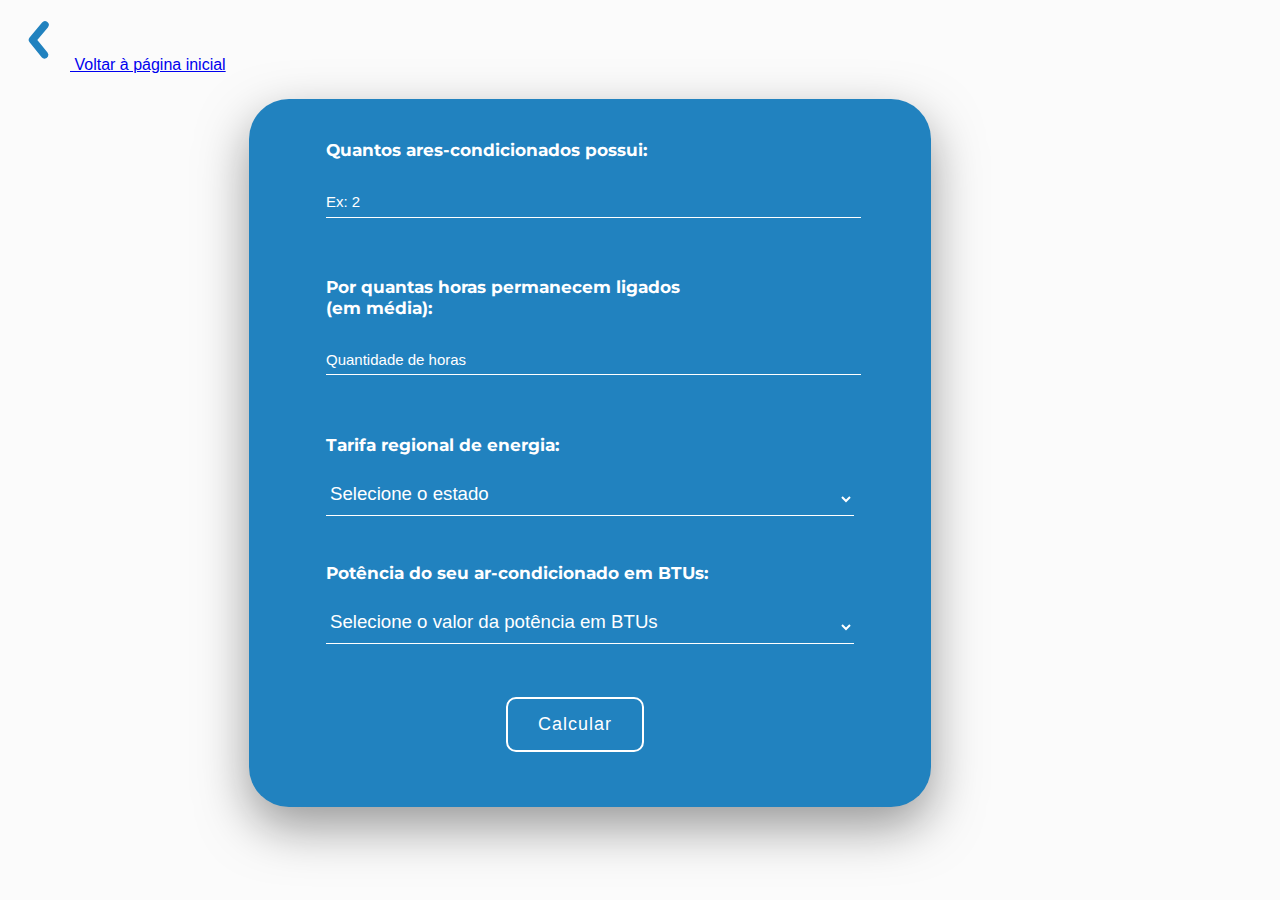
<file: Site/simulador.html>
<!DOCTYPE html>
<html lang="pt-br">

<head>
  <link rel="preconnect" href="https://fonts.googleapis.com">
  <link rel="preconnect" href="https://fonts.gstatic.com" crossorigin>

  <meta charset="UTF-8">
  <meta name="viewport" content="width=device-width, initial-scale=1.0">
  <link
    href="https://fonts.googleapis.com/css2?family=Poppins:ital,wght@0,100;0,200;0,300;0,400;0,500;0,600;0,700;0,800;0,900;1,100;1,200;1,300;1,400;1,500;1,600;1,700;1,800;1,900&display=swap"
    rel="stylesheet">

    <link rel="stylesheet" href="css/simulador.css">
    <link rel="stylesheet" href="https://cdnjs.cloudflare.com/ajax/libs/animate.css/4.1.1/animate.min.css">
    
    <title>Calculadora Financeira Winda's</title>
  </head>
  
  <body>
    
    <button class="button_back">
      <a href="index.html"><img src="img/arrow-ios-back-svgrepo-com.svg" alt="button-back"> Voltar à página inicial</a>
  </button>
  <br>
  
  
  
  <div class="screen">
    <main id="principal" class="principal">
      <div class="screen1">

         <h4>Quantos ares-condicionados possui:</h4> 
          <input required="" type="text" id="input_qtd_ar_condicionado" placeholder="Ex: 2">
          <span class="highlight"></span>
          <span class="bar"></span><br>
          <h4>Por quantas horas permanecem ligados<br>(em média):</h4>
          <input required="" type="text" id="input_qtd_horas" placeholder="Quantidade de horas">
          <span class="highlight2"></span>
          <span class="bar2"></span><br>
        
        <h4>Tarifa regional de energia:</h4> 
        <select id="select_regiao">
          <option>Selecione o estado</option>
          <option value="pa">PA</option>
          <option value="mt">MT</option>
          <option value="ms">MS</option>
          <option value="al">AL</option>
          <option value="pi">PI</option>
          <option value="rj">RJ</option>
          <option value="am">AM</option>
          <option value="ac">AC</option>
          <option value="ba">BA</option>
          <option value="df">DF</option>
          <option value="pe">PE</option>
          <option value="to">TO</option>
          <option value="mg">MG</option>
          <option value="ce">CE</option>
          <option value="rr">RR</option>
          <option value="ma">MA</option>
          <option value="ro">RO</option>
          <option value="go">GO</option>
          <option value="es">ES</option>
          <option value="rs">RS</option>
          <option value="rn">RN</option>
          <option value="sp">SP</option>
          <option value="se">SE</option>
          <option value="pr">PR</option>
          <option value="pb">PB</option>
          <option value="sc">SC</option>
        </select>
        <br>

        <h4>Potência do seu ar-condicionado em BTUs:</h4>
        <select id="select_btu">
          <option>Selecione o valor da potência em BTUs</option>
          <option value="7500">7500</li>
          <option value="9000">9000</li>
          <option value="10000">10000</li>
          <option value="12000">12000</li>
          <option value="24000">24000</li>
          <option value="30000">30000</li>
          <option value="36000">36000</li>
          <option value="48000">48000</li>
          <option value="60000">60000</li>
        </select>

        <button onclick="calculo()">
          Calcular
        </button>

      </div>
      
    </main>
    <div class="container">
      <div id="div_resultado" style="display: none;" class="animate__animated animate__fadeInRight"></div>
      <div id="div_resultado2" style="display: none;" class="animate__animated animate__fadeInRight"></div>
      <div id="div_resultado3" style="display: none;" class="animate__animated animate__fadeInRight"></div>
      
    </div>
    <div id="alerta" class="alerta-escondido">
      <span>Por favor, preencha todos os campos corretamente.</span> 
    </div> 
  </div>
</body>

</html>

<script>

  function calculo() {
    const qtdArCondicionado = Number(input_qtd_ar_condicionado.value);
    const horasUso = Number(input_qtd_horas.value);
    // const diasUso = Number(input_qtd_dias.value);
    const regiao = select_regiao.value;
    const btu = Number(select_btu.value);

    let kwh = 0;
    let valorTarifa = 0;

    if (isNaN(qtdArCondicionado) || isNaN(horasUso) || isNaN(btu) || regiao === 'Selecione o estado' || btu === 'Selecione o valor da potência em BTUs') {
      document.getElementById("alerta").style.display = 'block';
      return;
    } else {
      document.getElementById("alerta").style.display = 'none';
    }

      if (regiao == 'ac') {
      valorTarifa = 0.82;
    } else if (regiao == 'al') {
      valorTarifa = 0.86;
    } else if (regiao == 'am') {
      valorTarifa = 0.83;
    } else if (regiao == 'ba') {
      valorTarifa = 0.80;
    } else if (regiao == 'ce') {
      valorTarifa = 0.74;
    } else if (regiao == 'df') {
      valorTarifa = 0.76;
    } else if (regiao == 'go' || regiao == 'ma') {
      valorTarifa = 0.71;
    } else if (regiao == 'mt' || regiao == 'ms') {
      valorTarifa = 0.88;
    } else if (regiao == 'mg' || regiao == 'to') {
      valorTarifa = 0.75;
    } else if (regiao == 'pa') {
      valorTarifa = 0.96;
    } else if (regiao == 'pb' || regiao == 'sc') {
      valorTarifa = 0.60;
    } else if (regiao == 'pr') {
      valorTarifa = 0.63;
    } else if (regiao == 'pe') {
      valorTarifa = 0.76;
    } else if (regiao == 'pi') {
      valorTarifa = 0.85;
    } else if (regiao == 'rj') {
      valorTarifa = 0.84;
    } else if (regiao == 'rn' || regiao == 'rs' || regiao == 'sp') {
      valorTarifa = 0.68;
    } else if (regiao == 'ro' || regiao == 'es') {
      valorTarifa = 0.70;
    } else if (regiao == 'rr') {
      valorTarifa = 0.73;
    } else if (regiao == 'se') {
      valorTarifa = 0.65;
    }

    if (btu == 7500) {
      kwh = 15.7;
    } else if (btu == 9000) {
      kwh = 17.1;
    } else if (btu == 10000) {
      kwh = 20.2;
    } else if (btu == 12000) {
      kwh = 22.7;
    } else if (btu == 24000) {
      kwh = 38.6;
    } else if (btu == 30000) {
      kwh = 54.1;
    } else if (btu == 36000) {
      kwh = 61.3;
    } else if (btu == 48000) {
      kwh = 89.3;
    } else if (btu == 60000) {
      kwh = 104.4;
    }

    let gastoFinal = ((((kwh * horasUso * valorTarifa) / 30) * 365) * qtdArCondicionado);
    let kwhAno = ((kwh * horasUso) / 30) * 365;
    let economia = gastoFinal - (gastoFinal * 0.15);
    
    principal.style.animation = "animMain 1s";
    document.getElementById("div_resultado").innerHTML = div_resultado.style.display = 'flex';
    document.getElementById("div_resultado").innerHTML = div_resultado2.style.display = 'flex';
    document.getElementById("div_resultado").innerHTML = div_resultado3.style.display = 'flex';

    div_resultado.innerHTML = `Seu gasto anual de energia com sistemas de ar-condicionado é de: <b style="color: red;">
      ${kwhAno.toFixed(2)}</b> kWh/ano.`;
      
    div_resultado2.innerHTML = `15% da sua conta de energia, <br>poderá ser reduzida utilizando nosso sistema. <br> 
    Fazendo com que os gastos de: <b style="color: red;">${gastoFinal.toLocaleString('pt-BR', {style: 'currency', currency:'BRL'})}</b>
    Passem a ser de: <b style="color: green;">${(economia.toLocaleString('pt-BR', {style: 'currency', currency:'BRL'}))}</b>`
    
      div_resultado3.innerHTML = `O uso exagerado do ar-condicionado pode acarretar em diversos problemas ecológicos como uma grande emissão de CO2, que é um contribuidor direto ao efeito estufa, além de gerar um consumo de energia exagerado.
<br>Portanto, adquira sua solução: <b style="color: #2182BF;">Winda's</b>`
  }

</script>
</file>
<file: public/css/styles.css>
@import url('https://fonts.googleapis.com/css2?family=Montserrat:ital,wght@0,100..900;1,100..900&display=swap');
@import url('https://fonts.googleapis.com/css2?family=Lato:ital,wght@0,100;0,300;0,400;0,700;0,900;1,100;1,300;1,400;1,700;1,900&display=swap');


/* PALETA DE CORES - Separadas por tons */
:root {
    --azul-primario: #2694BF;
    --azul-claro: #32BAD9;
    --azul-ceu: #2182BF;
    --azul-escuro: #287696;
    --azul-titulo: #2A5276;
    --azul-marinho: #001D6C;
    --cinza-basico: #DDE1E6;
    --cinza-subtitulo: #21272A;
}

* {
    margin: 0;
    padding: 0;
    box-sizing: border-box;
    scroll-behavior: smooth;
}

body {
    font-family: "Montserrat", sans-serif;
    color: var(--cinza-subtitulo);
}

.container {
    width: 80%;
    margin: auto;
    display: flex;
}

/* Definições do header */
.header {
    background-color: #faf8f8;
    border-bottom: .0625rem solid var(--cinza-basico);
    padding: .625rem;
    position: fixed;
    top: 0;
    width: 100%;
    z-index: 1000;

}

.navbar {
    width: 25rem;
    display: flex;
    justify-content: space-between;
    align-items: center;
    list-style: none;
    color: black;
}

.navbar li {
    position: relative;
}

.navbar li::after {
    content: '';
    position: absolute;
    bottom: -0.5625rem;
    left: 50%;
    transform: translateX(-50%);
    width: 0;
    height: .1875rem;
    background-color: var(--azul-primario);
    transition: width 0.3s ease-in-out;
}

.navbar li:hover::after {
    width: 100%;
    /* Aumentando a largura no hover */
}

a {
    color: black;
    text-decoration: none;
    /* transition: color 0.3s;  */
    transition: transform 0.3s;
}

a:hover {
    color: black;
    transform: scale(1.1);

}

.header .container {
    justify-content: space-between;
}

button.button-login {
    background-color: transparent;
    border: .125rem solid var(--azul-primario);
    color: var(--azul-primario);
}

button.button-login:hover {
    background-color: var(--azul-primario);
    color: #fff;
}


/* Definições do conteudo da imagem */

.conteudo-principal {
    height: 43.75rem;
    display: flex;
    flex-direction: row;
    justify-content: space-around;
    align-items: center;
    background: url('../img/hotel2.jpg');
    /*filter: brightness(100) contrast(1.2);*/
    background-size: cover;
    background-position: center;
    font-weight: bold;
    /* filter: grayscale(30%); */
    /* filter: brightness(90%); */
    /*filter: brightness(79%);*/
}

.conteudo-principal-escrito .conteudo-principal-escrito-titulo {
    display: flex;
    padding: 2.5rem 0 2.5rem;
    font-family: "Lato", sans-serif;
    font-weight: 700;
    font-size: 3.3125rem;
    color: var(--azul-titulo);
    max-width: 53.75rem;
    line-height: 1.3;
}

.conteudo-principal-escrito .conteudo-principal-escrito-paragrafo {
    font-size: 1.125rem;
    color: var(--cinza-subtitulo);
    max-width: 37.5rem;
    line-height: 1.7;
    padding-bottom: 1.875rem;
}

.conteudo-principal-escrito-botao {
    width: 11.5625rem;
    height: 3.75rem;
    margin: auto;
    box-shadow: .25rem .3125rem .25rem rgba(0, 0, 0, 0.25);
}

.conteudo-principal-escrito-botao:hover {
    background-color: var(--azul-escuro);
    transition: background-color 0.3s;
    transform: translateY(-0.1875rem);
    /* Movendo o botão para cima */
    box-shadow: 0rem .375rem .5rem rgba(3, 3, 3, 0.2);
    transition: 1ms;
}

.conteudo-principal-img {
    width: 70%;
    height: 70%;
}

/* Conteúdo nossa solucao */
.conteudo-nossa-solucao {
    background-color: #faf8f8;
    width: 100%;
    text-align: center;
}

.conteudo-nossa-solucao-titulo {
    font-family: "Lato", sans-serif;
    font-weight: 700;
    font-size: 1.875rem;
    color: var(--azul-marinho);
    padding: 1.25rem;
}

.conteudo-nossa-solucao-paragrafo1 {
    font-weight: 700;
    font-size: 1.5625rem;
    padding: 0 0 .75rem;
}

.conteudo-nossa-solucao-escrito {
    display: flex;
    flex-direction: row;
    text-align: center;
    gap: 6.25rem;
    padding: 5%;
}

.conteudo-nossa-solucao-escrito-card{
    display: flex;
    flex-direction: column;
    align-items: center;
    justify-content: center;
}

.conteudo-nossa-solucao-escrito-card img{
    position: relative;
    margin: 8px 60px 0 100px;
}

/* Conteúdo do sobre nós */
.conteudo-sobre-nos .conteudo-nossa-solucao {
    background-color: #fff;
    margin: .625rem 0 .625rem;
    padding: .625rem 0 4.375rem;
}

.conteudo-sobre-nos-paragrafo2{
    padding: 0px 200px;
    font-size: 20px;
}


/* Conteúdo nossa equipe */
.container-slider {
    position: relative; 
    width: 50%;
    overflow: hidden;
    display: flex;
    align-items: center; 
}

#prev-button, #next-button {
    position: absolute; 
    top: 50%; 
    transform: translateY(-50%); 
    width: 30px;
    height: 30px;
    border: none;
    background-color: transparent;
    cursor: pointer;
    z-index: 1; 
}

#prev-button {
    left: 0; 
}

#next-button {
    right: 0; 
}



#prev-button {
    transform: rotate(180deg);
}

.slider{
    opacity: 0.6;
    transition: all 600ms ease-in-out;
    flex-shrink: 0;
    display: flex;
}

.current-slider{
    opacity: 1;   
}


.nossa-equipe {
    display: flex;
    flex-direction: row;
    justify-content: center;
    align-items: center;
    padding: 2.5rem 10% 2.5rem 10%;
    gap: 10%;
    background-color: var(--cinza-basico);
    overflow-x: auto;
}

/* .nossa-equipe::-webkit-scrollbar{
    display: none;
} */

.nossa-equipe h1 {
    display: flex;
    text-align: center;
    font-family: "Lato", sans-serif;
    font-weight: 700;
    font-size: 1.875rem;
    color: var(--azul-marinho);
    padding: 1.25rem;
}

.conteudo-nossa-equipe img {
    height: 60%;
    width: 90%;
    border: .0013rem solid #929292fd;
    border-radius: 10px;
}

.conteudo-nossa-equipe-titulo {
    font-size: 1.3125rem;
    font-weight: 600;
    text-align: center;
    padding: .625rem;
}

.conteudo-nossa-equipe-paragrafo {
    font-size: .9375rem;
    font-weight: 400;
    text-align: center;
    padding-bottom: .625rem;
}

.conteudo-nossa-equipe-icons {
    text-align: center;
}

.conteudo-nossa-equipe-icons a {
    color: #697077;
    font-size: 1.5rem;
    margin: 0 .625rem;
    padding: .625rem 0 .9375rem;
}

.button-nossa-equipe {
    background-color: transparent;
    font-size: 1.0625rem;
    border: .125rem solid var(--azul-primario);
    color: var(--azul-primario);
    margin: auto 3.125rem;
    padding: .5625rem;
}

button.button-nossa-equipe:hover {
    background-color: transparent;
    color: var(--azul-escuro);
}



/* Conteudo simulador financeiro */
.simulador {
    display: flex;
    justify-content: center;
    padding-top: 2.5rem;
    background-color: #faf8f8;
}

.conteudo-simulador-titulo {
    font-family: "Lato", sans-serif;
    font-weight: 700;
    font-size: 1.875rem;
    color: var(--azul-primario);
    text-align: center;
}

.simulador p {
    padding: 3.75rem;
}

.simulador button {
    margin: 3.75rem;
}

/* Definições fale conosco */
.conteudo-fale-conosco {
    display: flex;
    flex-direction: row;
    justify-content: center;
    align-items: center;
    padding: 0 0 3.75rem;
}

.conteudo-fale-conosco-titulo {
    font-family: "Lato", sans-serif;
    font-weight: 700;
    font-size: 1.875rem;
    text-align: center;
    color: var(--azul-primario);
    padding: .9375rem;
}

.conteudo-fale-conosco-paragrafo {
    font-size: 1.5625rem;
    font-weight: 500;
    text-align: center;
    padding-bottom: 3.125rem;
}

.fale-conosco-formulario p {
    font-size: .875rem;
    font-weight: 500;
    margin: 0 0rem .125rem;
    padding: .8125rem 0 .625rem;
}


input {
    width: 50rem;
    box-sizing: border-box;
    font-weight: 100;
    padding: 1.25rem;
    margin-bottom: .625rem;
    color: var(--cinza-subtitulo);
    background-color: #F2F4F8;
    border: none;
    border-bottom: .0625rem solid #ccc;
}

#input-sobre-duvida {
    padding-bottom: 3.75rem;
}

input:focus {
    outline: none;
    /* remove a borda de foco */
}

/* Definições do footer - final da página */
footer {
    display: flex;
    flex-direction: row;
    justify-content: space-between;
    background-color: #faf8f8;
    border-top: .0006rem solid #000;
    padding: .5rem 5rem 1.25rem;
}

.footer-escrito {
    justify-content: center;
    padding: 1.5625rem;
    font-size: 1.125rem;
    font-weight: 400;
}

.footer-imagens {
    display: flex;
    justify-content: center;
}

.footer-imagens i {
    margin: 1.25rem .8125rem;
    font-size: 1.5rem;
}


/* Definição butão */
button {
    background-color: var(--azul-primario);
    color: #fff;
    padding: .9375rem 2rem;
    text-align: center;
    font-size: 1rem;
    margin: .625rem 1.375rem;
    border-radius: .5rem;
    border: none;
    cursor: pointer;
    transition: background-color 0.3s, color 0.3s, transform 0.3s;
}

button:hover {
    background-color: var(--azul-escuro);
    color: #fff;
    transform: scale(1.1);
}


/* Estilos para a barra de rolagem */
::-webkit-scrollbar {
    width: .625rem;
    /* largura da barra de rolagem */
}

/* Estilos para a alça da barra de rolagem */
::-webkit-scrollbar-thumb {
    background-color: var(--azul-ceu);
    /* cor da alça */
    border-radius: .625rem;
    /* borda arredondada */
}

/* Estilos para a alça da barra de rolagem quando passa o mouse por cima */
::-webkit-scrollbar-thumb:hover {
    background-color: var(--azul-titulo);
    /* cor da alça quando passa o mouse por cima */
}

/* Estilos para a pista da barra de rolagem */
::-webkit-scrollbar-track {
    background-color: #f3f3f3;
    /* cor da pista */
}
</file>
<file: public/css/carousel.css>
@import url(styles.css);

.wrapper {
  max-width: 68.75rem;
  width: 100%;
  position: relative;
  margin-bottom: 2.5rem;
}

.wrapper i {
  top: 50%;
  height: 3.125rem;
  width: 3.125rem;
  cursor: pointer;
  font-size: 1.25rem;
  position: absolute;
  text-align: center;
  line-height: 50px;
  background: #fff;
  border-radius: 50%;
  box-shadow: 0 3px 6px rgba(0, 0, 0, 0.23);
  transform: translateY(-50%);
  transition: transform 0.1s linear;
}

.wrapper i:active {
  transform: translateY(-50%) scale(0.85);
}

.wrapper i:first-child {
  left: -1.375rem;
}

.wrapper i:last-child {
  right: -1.375rem;
}

.wrapper .carousel {
  display: grid;
  grid-auto-flow: column;
  grid-auto-columns: calc((100% / 3) - 12px);
  overflow-x: auto;
  scroll-snap-type: x mandatory;
  gap: 16px;
  border-radius: 8px;
  scroll-behavior: smooth;
  scrollbar-width: none;
}

.carousel::-webkit-scrollbar {
  display: none;
}

.carousel.no-transition {
  scroll-behavior: auto;
}

.carousel.dragging {
  scroll-snap-type: none;
  scroll-behavior: auto;
}

.carousel.dragging .card {
  cursor: grab;
  user-select: none;
}

.carousel :where(.card, .img) {
  display: flex;
  justify-content: center;
  align-items: center;
}

.carousel .card {
  scroll-snap-align: start;
  height: 342px;
  list-style: none;
  cursor: pointer;
  padding-bottom: 15px;
  flex-direction: column;
  border-radius: 8px;
}

.carousel .card .img {
  background: var(--azul-marinho);
  height: 148px;
  width: 148px;
  border-radius: 50%;
}

.card .img img {
  width: 140px;
  height: 140px;
  border-radius: 50%;
  object-fit: cover;
  border: 1px solid #fff;
}

.carousel .card h2 {
  font-weight: 500;
  font-size: 1.56rem;
  margin: 5px 0 5px;
}

.carousel .card span {
  color: #6A6D78;
  font-size: 1.31rem;
  padding-bottom: 10px;
}

@media screen and (max-width: 900px) {
  .wrapper .carousel {
    grid-auto-columns: calc((100% / 2) - 9px);
  }
}

@media screen and (max-width: 600px) {
  .wrapper .carousel {
    grid-auto-columns: 100%;
  }
}
</file>
<file: Site/css/styles.css>
@import url('https://fonts.googleapis.com/css2?family=Montserrat:ital,wght@0,100..900;1,100..900&display=swap');
@import url('https://fonts.googleapis.com/css2?family=Lato:ital,wght@0,100;0,300;0,400;0,700;0,900;1,100;1,300;1,400;1,700;1,900&display=swap');


/* PALETA DE CORES - Separadas por tons */
:root {
    --azul-primario: #2694BF;
    --azul-claro: #32BAD9;
    --azul-ceu: #2182BF;
    --azul-escuro: #287696;
    --azul-titulo: #2A5276;
    --azul-marinho: #001D6C;
    --cinza-basico: #DDE1E6;
    --cinza-subtitulo: #21272A;
}

* {
    margin: 0;
    padding: 0;
    box-sizing: border-box;
    scroll-behavior: smooth;
}

body {
    font-family: "Montserrat", sans-serif;
    color: var(--cinza-subtitulo);
}

.container {
    width: 80%;
    margin: auto;
    display: flex;
}

/* Definições do header */
.header {
    background-color: #faf8f8;
    border-bottom: .0625rem solid var(--cinza-basico);
    padding: .625rem;
    position: fixed;
    top: 0;
    width: 100%;
    z-index: 1000;

}

.navbar {
    width: 25rem;
    display: flex;
    justify-content: space-between;
    align-items: center;
    list-style: none;
    color: black;
}

.navbar li {
    position: relative;
}

.navbar li::after {
    content: '';
    position: absolute;
    bottom: -0.5625rem;
    left: 50%;
    transform: translateX(-50%);
    width: 0;
    height: .1875rem;
    background-color: var(--azul-primario);
    transition: width 0.3s ease-in-out;
}

.navbar li:hover::after {
    width: 100%;
    /* Aumentando a largura no hover */
}

a {
    color: black;
    text-decoration: none;
    /* transition: color 0.3s;  */
    transition: transform 0.3s;
}

a:hover {
    color: black;
    transform: scale(1.1);

}

.header .container {
    justify-content: space-between;
}

button.button-login {
    background-color: transparent;
    border: .125rem solid var(--azul-primario);
    color: var(--azul-primario);
}

button.button-login:hover {
    background-color: var(--azul-primario);
    color: #fff;
}


/* Definições do conteudo da imagem */

.conteudo-principal {
    height: 43.75rem;
    display: flex;
    flex-direction: row;
    justify-content: space-around;
    align-items: center;
    background: url('../img/hotel2.jpg');
    /*filter: brightness(100) contrast(1.2);*/
    background-size: cover;
    background-position: center;
    font-weight: bold;
    /* filter: grayscale(30%); */
    /* filter: brightness(90%); */
    /*filter: brightness(79%);*/
}

.conteudo-principal-escrito .conteudo-principal-escrito-titulo {
    display: flex;
    padding: 2.5rem 0 2.5rem;
    font-family: "Lato", sans-serif;
    font-weight: 700;
    font-size: 3.3125rem;
    color: var(--azul-titulo);
    max-width: 53.75rem;
    line-height: 1.3;
}

.conteudo-principal-escrito .conteudo-principal-escrito-paragrafo {
    font-size: 1.125rem;
    color: var(--cinza-subtitulo);
    max-width: 37.5rem;
    line-height: 1.7;
    padding-bottom: 1.875rem;
}

.conteudo-principal-escrito-botao {
    width: 11.5625rem;
    height: 3.75rem;
    margin: auto;
    box-shadow: .25rem .3125rem .25rem rgba(0, 0, 0, 0.25);
}

.conteudo-principal-escrito-botao:hover {
    background-color: var(--azul-escuro);
    transition: background-color 0.3s;
    transform: translateY(-0.1875rem);
    /* Movendo o botão para cima */
    box-shadow: 0rem .375rem .5rem rgba(3, 3, 3, 0.2);
    transition: 1ms;
}

.conteudo-principal-img {
    width: 70%;
    height: 70%;
}

/* Conteúdo nossa solucao */
.conteudo-nossa-solucao {
    background-color: #faf8f8;
    width: 100%;
    text-align: center;
}

.conteudo-nossa-solucao-titulo {
    font-family: "Lato", sans-serif;
    font-weight: 700;
    font-size: 1.875rem;
    color: var(--azul-marinho);
    padding: 1.25rem;
}

.conteudo-nossa-solucao-paragrafo1 {
    font-weight: 700;
    font-size: 1.5625rem;
    padding: 0 0 .75rem;
}

.conteudo-nossa-solucao-escrito {
    display: flex;
    flex-direction: row;
    text-align: center;
    gap: 6.25rem;
    padding: 5%;
}

.conteudo-nossa-solucao-escrito-card{
    display: flex;
    flex-direction: column;
    align-items: center;
    justify-content: center;
}

.conteudo-nossa-solucao-escrito-card img{
    position: relative;
}

/* Conteúdo do sobre nós */
.conteudo-sobre-nos .conteudo-nossa-solucao {
    background-color: #fff;
    margin: .625rem 0 .625rem;
    padding: .625rem 0 4.375rem;
}

.conteudo-sobre-nos-paragrafo2{
    padding: 0px 200px;
    font-size: 20px;
}


/* Conteúdo nossa equipe */
.container-slider {
    position: relative; 
    width: 50%;
    overflow: hidden;
    display: flex;
    align-items: center; 
}

#prev-button, #next-button {
    position: absolute; 
    top: 50%; 
    transform: translateY(-50%); 
    width: 30px;
    height: 30px;
    border: none;
    background-color: transparent;
    cursor: pointer;
    z-index: 1; 
}

#prev-button {
    left: 0; 
}

#next-button {
    right: 0; 
}



#prev-button {
    transform: rotate(180deg);
}

.slider{
    opacity: 0.6;
    transition: all 600ms ease-in-out;
    flex-shrink: 0;
    display: flex;
}

.current-slider{
    opacity: 1;   
}


.nossa-equipe {
    display: flex;
    flex-direction: row;
    justify-content: center;
    align-items: center;
    padding: 2.5rem 10% 2.5rem 10%;
    gap: 10%;
    background-color: var(--cinza-basico);
    overflow-x: auto;
}

/* .nossa-equipe::-webkit-scrollbar{
    display: none;
} */

.nossa-equipe h1 {
    display: flex;
    text-align: center;
    font-family: "Lato", sans-serif;
    font-weight: 700;
    font-size: 1.875rem;
    color: var(--azul-marinho);
    padding: 1.25rem;
}

.conteudo-nossa-equipe img {
    height: 60%;
    width: 90%;
    border: .0013rem solid #929292fd;
    border-radius: 10px;
}

.conteudo-nossa-equipe-titulo {
    font-size: 1.3125rem;
    font-weight: 600;
    text-align: center;
    padding: .625rem;
}

.conteudo-nossa-equipe-paragrafo {
    font-size: .9375rem;
    font-weight: 400;
    text-align: center;
    padding-bottom: .625rem;
}

.conteudo-nossa-equipe-icons {
    text-align: center;
}

.conteudo-nossa-equipe-icons a {
    color: #697077;
    font-size: 1.5rem;
    margin: 0 .625rem;
    padding: .625rem 0 .9375rem;
}

.button-nossa-equipe {
    background-color: transparent;
    font-size: 1.0625rem;
    border: .125rem solid var(--azul-primario);
    color: var(--azul-primario);
    margin: auto 3.125rem;
    padding: .5625rem;
}

button.button-nossa-equipe:hover {
    background-color: transparent;
    color: var(--azul-escuro);
}



/* Conteudo simulador financeiro */
.simulador {
    display: flex;
    justify-content: center;
    padding-top: 2.5rem;
    background-color: #faf8f8;
}

.conteudo-simulador-titulo {
    font-family: "Lato", sans-serif;
    font-weight: 700;
    font-size: 1.875rem;
    color: var(--azul-primario);
    text-align: center;
}

.simulador p {
    padding: 3.75rem;
}

.simulador button {
    margin: 3.75rem;
}

/* Definições fale conosco */
.conteudo-fale-conosco {
    display: flex;
    flex-direction: row;
    justify-content: center;
    align-items: center;
    padding: 0 0 3.75rem;
}

.conteudo-fale-conosco-titulo {
    font-family: "Lato", sans-serif;
    font-weight: 700;
    font-size: 1.875rem;
    text-align: center;
    color: var(--azul-primario);
    padding: .9375rem;
}

.conteudo-fale-conosco-paragrafo {
    font-size: 1.5625rem;
    font-weight: 500;
    text-align: center;
    padding-bottom: 3.125rem;
}

.fale-conosco-formulario p {
    font-size: .875rem;
    font-weight: 500;
    margin: 0 0rem .125rem;
    padding: .8125rem 0 .625rem;
}


input {
    width: 50rem;
    box-sizing: border-box;
    font-weight: 100;
    padding: 1.25rem;
    margin-bottom: .625rem;
    color: var(--cinza-subtitulo);
    background-color: #F2F4F8;
    border: none;
    border-bottom: .0625rem solid #ccc;
}

#input-sobre-duvida {
    padding-bottom: 3.75rem;
}

input:focus {
    outline: none;
    /* remove a borda de foco */
}

/* Definições do footer - final da página */
footer {
    display: flex;
    flex-direction: row;
    justify-content: space-between;
    background-color: #faf8f8;
    border-top: .0006rem solid #000;
    padding: .5rem 5rem 1.25rem;
}

.footer-escrito {
    justify-content: center;
    padding: 1.5625rem;
    font-size: 1.125rem;
    font-weight: 400;
}

.footer-imagens {
    display: flex;
    justify-content: center;
}

.footer-imagens i {
    margin: 1.25rem .8125rem;
    font-size: 1.5rem;
}


/* Definição butão */
button {
    background-color: var(--azul-primario);
    color: #fff;
    padding: .9375rem 2rem;
    text-align: center;
    font-size: 1rem;
    margin: .625rem 1.375rem;
    border-radius: .5rem;
    border: none;
    cursor: pointer;
    transition: background-color 0.3s, color 0.3s, transform 0.3s;
}

button:hover {
    background-color: var(--azul-escuro);
    color: #fff;
    transform: scale(1.1);
}


/* Estilos para a barra de rolagem */
::-webkit-scrollbar {
    width: .625rem;
    /* largura da barra de rolagem */
}

/* Estilos para a alça da barra de rolagem */
::-webkit-scrollbar-thumb {
    background-color: var(--azul-ceu);
    /* cor da alça */
    border-radius: .625rem;
    /* borda arredondada */
}

/* Estilos para a alça da barra de rolagem quando passa o mouse por cima */
::-webkit-scrollbar-thumb:hover {
    background-color: var(--azul-titulo);
    /* cor da alça quando passa o mouse por cima */
}

/* Estilos para a pista da barra de rolagem */
::-webkit-scrollbar-track {
    background-color: #f3f3f3;
    /* cor da pista */
}
</file>
<file: Site/css/carousel.css>
@import url(styles.css);

.wrapper {
  max-width: 68.75rem;
  width: 100%;
  position: relative;
  margin-bottom: 2.5rem;
}

.wrapper i {
  top: 50%;
  height: 3.125rem;
  width: 3.125rem;
  cursor: pointer;
  font-size: 1.25rem;
  position: absolute;
  text-align: center;
  line-height: 50px;
  background: #fff;
  border-radius: 50%;
  box-shadow: 0 3px 6px rgba(0, 0, 0, 0.23);
  transform: translateY(-50%);
  transition: transform 0.1s linear;
}

.wrapper i:active {
  transform: translateY(-50%) scale(0.85);
}

.wrapper i:first-child {
  left: -1.375rem;
}

.wrapper i:last-child {
  right: -1.375rem;
}

.wrapper .carousel {
  display: grid;
  grid-auto-flow: column;
  grid-auto-columns: calc((100% / 3) - 12px);
  overflow-x: auto;
  scroll-snap-type: x mandatory;
  gap: 16px;
  border-radius: 8px;
  scroll-behavior: smooth;
  scrollbar-width: none;
}

.carousel::-webkit-scrollbar {
  display: none;
}

.carousel.no-transition {
  scroll-behavior: auto;
}

.carousel.dragging {
  scroll-snap-type: none;
  scroll-behavior: auto;
}

.carousel.dragging .card {
  cursor: grab;
  user-select: none;
}

.carousel :where(.card, .img) {
  display: flex;
  justify-content: center;
  align-items: center;
}

.carousel .card {
  scroll-snap-align: start;
  height: 342px;
  list-style: none;
  cursor: pointer;
  padding-bottom: 15px;
  flex-direction: column;
  border-radius: 8px;
}

.carousel .card .img {
  background: var(--azul-marinho);
  height: 148px;
  width: 148px;
  border-radius: 50%;
}

.card .img img {
  width: 140px;
  height: 140px;
  border-radius: 50%;
  object-fit: cover;
  border: 1px solid #fff;
}

.carousel .card h2 {
  font-weight: 500;
  font-size: 1.56rem;
  margin: 5px 0 5px;
}

.carousel .card span {
  color: #6A6D78;
  font-size: 1.31rem;
  padding-bottom: 10px;
}

@media screen and (max-width: 900px) {
  .wrapper .carousel {
    grid-auto-columns: calc((100% / 2) - 9px);
  }
}

@media screen and (max-width: 600px) {
  .wrapper .carousel {
    grid-auto-columns: 100%;
  }
}
</file>
<file: public/css/dashboard-hospede.css>
@import url("https://fonts.googleapis.com/css2?family=Montserrat:ital,wght@0,100..900;1,100..900&display=swap");
@import url("https://fonts.googleapis.com/css2?family=Lato:ital,wght@0,100;0,300;0,400;0,700;0,900;1,100;1,300;1,400;1,700;1,900&display=swap");

:root {
  --azul-primario: #2694bf;
  --azul-claro: #32bad9;
  --azul-ceu: #2182bf;
  --azul-escuro: #287696;
  --azul-titulo: #2a5276;
  --azul-marinho: #001d6c;
  --cinza-basico: #dde1e6;
  --cinza-subtitulo: #21272a;

}

* {
  margin: 0;
  padding: 0;
  box-sizing: border-box;
}

body {
  font-family: "Montserrat", sans-serif;
}

a {
  color: black;
  text-decoration: none;
  /* transition: color 0.3s;  */
  transition: transform 0.3s;
}

a:hover {
  color: black;
  transform: scale(1.1);

}

/* Grid */
.grid_container {

      display: grid;
      grid-template-columns: repeat(3, 1fr);
      grid-template-rows:  80px 80px repeat(2, 1fr);
      

}

/* Container padrão */
.container {
  background-color: var(--cinza-basico);
  border-radius: .625rem;

  display: flex;
  flex-direction: column;
  justify-content: center;
  text-align: center;
}

/* Cabeçalho */
.cabecalho {
   grid-area: 1 / 1 / 2 / 6;

  width: 100%;

  margin-right: .625rem;

  column-gap: 0rem;
  padding: .625rem;

  display: flex;
  align-items: center;
  justify-content: space-evenly;

  border-bottom: .0625rem solid var(--cinza-basico);
}

/* Navegação */
.navbar {
  width: 25rem;
  display: flex;
  justify-content: space-between;
  align-items: center;
  list-style: none;
  color: black;
}

/* PERGUNTAR DIFERENÇA */
.navbar li {
  position: relative;
}

/* PERGUNTAR DIFERENÇA */
.navbar li::after {
  content: "";
  position: absolute;
  bottom: -0.5625rem;
  left: 50%;
  transform: translateX(-50%);
  width: 0;
  height: .1875rem;
  background-color: var(--azul-primario);
  transition: width 0.3s ease-in-out;
}

.container_metricas {
  grid-area: 2 / 1 / 3 / 6; 
  margin-right: 10px;
  display: flex;
  flex-direction: row;
  align-items: center;
  justify-content: center;
  text-align: center;
  
}



#alerta_temperatura_baixa {
  background-color: #42A5F5;
  width: 15%;
  height: 60%;
  display: flex;
  align-items: center;
  justify-content: center;
  border-radius: 4px 0 0 4px;
}

#alerta_temperatura_ideal {
  background-color: #9CCC65;
  width: 15%;
  height: 60%;
  display: flex;
  align-items: center;
  justify-content: center;
}

#alerta_temperatura_alta {
  background-color: #FF7043;
  width: 15%;
  height: 60%;
  margin-right: 40px;
  display: flex;
  align-items: center;
  justify-content: center;
  border-radius: 0 4px 4px 0;
}

#alerta_umidade_baixa{
  background-color: #A1B9CC;
  width: 15%;
  height: 60%;
  display: flex;
  align-items: center;
  justify-content: center;
  border-radius: 4px 0 0 4px;
}

#alerta_umidade_ideal {
background-color: #9CCC65;
width: 15%;
height: 60%;
display: flex;
  align-items: center;
  justify-content: center;
}

#alerta_umidade_alta{
  background-color: #0062FF;
  width: 15%;
  height: 60%;
  display: flex;
  align-items: center;
  justify-content: center;
  border-radius: 0 4px 4px 0;
}

.container_alerta>p,
.container_proximidade>p {
  font-size: 25px;
}


.container_alerta {
  margin-top: 20px;
  box-shadow: 6px 16px 29px -22px rgba(0, 0, 0, 0.23);
}

/* KPI's */
.container_temperatura {
    
  grid-area: 3 / 1 / 4 / 2; 
  width: 90%;
  height: 250px;
  margin-left: 30px;

  background-color: var(--cinza-basico);
}

.container_umidade {
  grid-area: 3 / 2 / 4 / 3; 
  width: 90%;
  height: 250px;
  margin-left: 15px;

  background-color: #A1B9CC;
}

.container_proximidade {
  grid-area: 3 / 3 / 4 / 4; 
  width: 90%;
  height: 250px;
  margin-right: 100px;

  background-color: var(--cinza-basico);
}

.container_alerta {
  grid-area: 4 / 1 / 5 / 4; 
 margin-left: 30px;
 margin-right: 30px;
  height: 100%;
  align-items: center;
  justify-content: center;


}


.container_alerta > p,
.container_proximidade > p {
  font-size: 1.5625rem;
}

.container_temperatura,
.container_umidade,
.container_proximidade,
.container_alerta {
  margin-top: 1.25rem;
  box-shadow: .375rem 1rem 1.8125rem -1.375rem rgba(0, 0, 0, 0.23);
}

/* KPI's Textos */
.titulo_container {
  font-size: 25pt;
}

.paragrafo_container {
  font-family: Arial, sans-serif;
  font-size: 3rem;

  padding: 1.25rem;
}

.container_alerta #status-message {

  font-size: 20pt;
 
  font-weight: 700;

}
</file>
<file: public/css/simulador.css>
@import url('https://fonts.googleapis.com/css2?family=Montserrat:ital,wght@0,100..900;1,100..900&display=swap');
@import url('https://fonts.googleapis.com/css2?family=Lato:ital,wght@0,100;0,300;0,400;0,700;0,900;1,100;1,300;1,400;1,700;1,900&display=swap');

/* PALETA DE CORES - Separadas por tons */
:root {
    --azul-primario: #2694BF;
    --azul-claro: #32BAD9;
    --azul-ceu: #2182BF;
    --azul-escuro: #287696;
    --azul-titulo: #2A5276;
    --azul-marinho: #001D6C;
    --cinza-basico: #DDE1E6;
    --cinza-subtitulo: #21272A;
    --branco-neutro: #FBFBFB;
}

* {
    margin: 0;
    padding: 0;
    box-sizing: border-box;
}

body {
    font-family: "Montserrat", sans-serif;
    background-color: var(--branco-neutro);
}

.button_back {
    position: relative;  
    display: flex;
    align-items: center;
    justify-content: center;
    width: 300px;
}

.button_back a {
   text-decoration: none;
}

.button_back a img {
    width: 60px;
    height: 60px;
    color: white;
    position: relative;
    top: 20px;
}

.button_back:hover {
    background-color: transparent;
    color: var(--azul-titulo);
    box-shadow: inset 0 -6.25rem 0 0 var(--branco-neutro);
    transform: translateY(.3rem) scale(1.05);
    transition: 0.2s;
    transition-property: all;
}

.button_back:active {
    transform: scale(0.9);
}

.screen {
    display: flex;
    justify-content: center;
    align-items: center;
    width: 100%;
    height: 100%;
    flex-wrap: wrap;
    padding-bottom: 50px;
}

main {
    display: flex;
    justify-content: center;
    align-items: center;
    margin-top: 1rem;
    height: 44.25rem;
    box-shadow: 0rem 1.25rem 3.125rem 0rem rgba(128, 127, 127, 0.8);
    border-radius: 2.5rem;
    background-color: var(--azul-ceu);
    animation: downtop 0.8s ease;
}

.screen1 {
    display: flex;
    align-items: start;
    flex-direction: column;
    justify-content: space-around;
    width: 528px;
    height: 40rem;
    background-color: rgb(33, 130, 191);
    color: white;
    font-size: 13pt;
    margin: 76.8px;
}

/* Definições dos input */
input {
    outline: none;
    border: none;
    border-bottom: .0625rem solid white;
    background-color: transparent;
    color: white;
    font-size: 14pt;
    margin-top: .9375rem;
    height: 30px;
    width: 100%;
}

#input_qtd_ar_condicionado,
#input_qtd_horas,
#input_qtd_dias {
    font-size: 16px;
    /* padding: 0px 0px 0px 0px; */
    display: block;
    width: 535px;
    border: none;
    border-bottom: 1px solid white;
    background: transparent;
}

#input_qtd_ar_condicionado:focus,
#input_qtd_horas:focus,
#input_qtd_dias {
    outline: none;
}

.bar,
.bar2,
.bar3 {
    position: relative;
    display: block;
    width: 535px;
}

.bar:before,
.bar:after,
.bar2:before,
.bar2:after,
.bar3:before,
.bar3:after {
    content: '';
    height: 2px;
    width: 0;
    bottom: 11px;
    position: absolute;
    background: #fdfdff;
    transition: 0.2s ease all;
    -moz-transition: 0.2s ease all;
    -webkit-transition: 0.2s ease all;
}

.bar:before,
.bar2:before,
.bar3:before {
    left: 50%;
}

.bar:after,
.bar2:after,
.bar3:after {
    right: 50%;
}

#input_qtd_ar_condicionado:focus~.bar:before,
#input_qtd_ar_condicionado:focus~.bar:after,
#input_qtd_horas:focus~.bar2:before,
#input_qtd_horas:focus~.bar2:after,
#input_qtd_dias:focus~.bar3:before,
#input_qtd_dias:focus~.bar3:after {
    width: 50%;
}

.highlight,
.highlight2,
.highlight3 {
    position: absolute;
    height: 50%;
    width: 100px;
    top: 25%;
    left: 0;
    pointer-events: none;
    opacity: 0.5;
}

#input:focus~.highlight,
#input:focus~.highlight2,
#input:focus~.highlight3 {
    animation: inputHighlighter 0.3s ease;
}

.screen1 select {
    outline: none;
    border: none;
    border-bottom: .0625rem solid white;
    background-color: transparent;
    color: white;
    font-size: 14pt;
    margin-top: .9375rem;
    padding-bottom: .625rem;
    width: 100%;
}

option {
    color: black;
}

#input_qtd_ar_condicionado::placeholder,
#input_qtd_horas::placeholder,
#input_qtd_dias::placeholder {
    font-size: 15px;
}

.screen1 button {
    position: relative;
    display: inline-block;
    margin: .9375rem;
    padding: .9375rem 1.875rem;
    text-align: center;
    font-size: 1.125rem;
    letter-spacing: .0625rem;
    text-decoration: none;
    color: white;
    background: transparent;
    cursor: pointer;
    transition: ease-out 0.5s;
    border: .125rem solid white;
    border-radius: .625rem;
    box-shadow: inset 0 0 0 0 white;
    margin-top: 2.5rem;
    margin-left: 11.25rem;
}

.screen1 button:hover {
    color: var(--azul-escuro);
    font-weight: 500;
    box-shadow: inset 0 -6.25rem 0 0 white;
    transform: translateY(.3125rem) scale(1.05);
    border: none;
}

.screen1 button:active {
    transform: scale(0.9);
}

/* alerta para dados preenchidos incorretamente */
#alerta {
    display: none;
    position: fixed;
    margin: 20px 20px;
    padding: 20px;
    background-color: var(--azul-titulo);
    color: white;
    font-weight: 500;
    top: 0;
    right: 0;
    box-shadow: 0px 2px 4px rgba(255, 255, 255, 0.5);
    border-radius: 6px;
}

.alerta-escondido {
    display: none;
}

.container {
    /* background-color: #01da63;   */
    display: flex;
    flex-direction: column;
    height: 39rem;
    margin-left: 6.25rem;
    border-radius: 10px;
    gap: 0.625rem;

}

h4 {
    font-weight: bold;
}

#div_resultado,
#div_resultado2,
#div_resultado3 {
    align-items: center;
    justify-content: center;
    flex-direction: column;
    height: 35rem;
    width: 42.75rem;
    border: 1px solid var(--azul-primario);
    /* rgb(113, 194, 255); */
    margin-top: 8px;
    margin-bottom: 9px;
    font-size: 18px;
    border-radius: 40px;
    padding: 17px 2.5rem;
    text-align: center; 
    box-shadow: 0 4px 6px rgba(0, 0, 1, 0.089); 
}  
 
#div_resultado {
    animation: surgir 1s ease-out; 
} 

#div_resultado2 {
    animation: surgir 1.5s ease-out; 
} 

#div_resultado3 {
    animation: surgir 2s ease-out; 
}  

@keyframes surgir {
    from {
        width: 43.75rem;
        transform: translateX(calc(100% - 6.25rem));
    }
    to {
        transform: translateX(0);
    }
}

#div_resultado b,
#div_resultado2 b,
#div_resultado3 b {
    font-size: 25px;
    padding: 0.8125rem
}

@media (max-width: 26.5625rem) {
    .screen1 {
        margin: 76.8px 32px 102.4px 4.8px;
    }

    .message {
        background: #FFFFFF;
    }
}

@keyframes downtop {
    0% {
        opacity: 0;
        margin-top: 80px;
    }

    25% {
        opacity: 0.25;
    }

    50% {
        opacity: 0.50;
    }

    75% {
        opacity: 0.75;
    }

    100% {
        opacity: 1;
    }
}

@keyframes inputHighlighter {
    from {
        background: #838585;
    }

    to {
        width: 0;
        background: transparent;
    }
}

@keyframes animMain {
    from {
        position: relative;
        right: -550px;
    }

    to {
        position: relative;
        right: 0px;
    }
}

::-webkit-input-placeholder {
    color: white;
 }


/* Estilos para a barra de rolagem */
::-webkit-scrollbar {
    width: .625rem;
}

/* Estilos para a alça da barra de rolagem */
::-webkit-scrollbar-thumb {
    background-color: var(--azul-ceu);
    border-radius: .625rem;
}

/* Estilos para a alça da barra de rolagem quando passa o mouse por cima */
::-webkit-scrollbar-thumb:hover {
    background-color: var(--azul-titulo);
}

/* Estilos para a pista da barra de rolagem */
::-webkit-scrollbar-track {
    background-color: #f3f3f3;
}
</file>
<file: Site/css/simulador.css>
@import url('https://fonts.googleapis.com/css2?family=Montserrat:ital,wght@0,100..900;1,100..900&display=swap');
@import url('https://fonts.googleapis.com/css2?family=Lato:ital,wght@0,100;0,300;0,400;0,700;0,900;1,100;1,300;1,400;1,700;1,900&display=swap');

/* PALETA DE CORES - Separadas por tons */
:root {
    --azul-primario: #2694BF;
    --azul-claro: #32BAD9;
    --azul-ceu: #2182BF;
    --azul-escuro: #287696;
    --azul-titulo: #2A5276;
    --azul-marinho: #001D6C;
    --cinza-basico: #DDE1E6;
    --cinza-subtitulo: #21272A;
    --branco-neutro: #FBFBFB;
}

* {
    margin: 0;
    padding: 0;
    box-sizing: border-box;
}

body {
    font-family: "Montserrat", sans-serif;
    background-color: var(--branco-neutro);
}

.button_back {
    position: relative;  
    top: 10px;
    left: 10px;
    border: none;
    background-color: var(--branco-neutro);
    color: var(--azul-ceu);
    font-size: 12pt;
    display: flex;
    justify-content: center;
    align-items: center;
}

.button_back img {
    width: 60px;
    height: 60px;
    color: white;
}

.button_back:hover {
    background-color: transparent;
    color: var(--azul-titulo);
    box-shadow: inset 0 -6.25rem 0 0 var(--branco-neutro);
    transform: translateY(.3rem) scale(1.05);
    transition: 0.2s;
    transition-property: all;
}

.button_back:active {
    transform: scale(0.9);
}

.screen {
    display: flex;
    justify-content: center;
    align-items: center;
    width: 100%;
    height: 100%;
    flex-wrap: wrap;
    padding-bottom: 50px;
}

main {
    display: flex;
    justify-content: center;
    align-items: center;
    margin-top: 1rem;
    height: 44.25rem;
    box-shadow: 0rem 1.25rem 3.125rem 0rem rgba(128, 127, 127, 0.8);
    border-radius: 2.5rem;
    background-color: var(--azul-ceu);
    animation: downtop 0.8s ease;
}

.screen1 {
    display: flex;
    align-items: start;
    flex-direction: column;
    justify-content: space-around;
    width: 528px;
    height: 40rem;
    background-color: rgb(33, 130, 191);
    color: white;
    font-size: 13pt;
    margin: 76.8px;
}

/* Definições dos input */
input {
    outline: none;
    border: none;
    border-bottom: .0625rem solid white;
    background-color: transparent;
    color: white;
    font-size: 14pt;
    margin-top: .9375rem;
    height: 30px;
    width: 100%;
}

#input_qtd_ar_condicionado,
#input_qtd_horas,
#input_qtd_dias {
    font-size: 16px;
    /* padding: 0px 0px 0px 0px; */
    display: block;
    width: 535px;
    border: none;
    border-bottom: 1px solid white;
    background: transparent;
}

#input_qtd_ar_condicionado:focus,
#input_qtd_horas:focus,
#input_qtd_dias {
    outline: none;
}

.bar,
.bar2,
.bar3 {
    position: relative;
    display: block;
    width: 535px;
}

.bar:before,
.bar:after,
.bar2:before,
.bar2:after,
.bar3:before,
.bar3:after {
    content: '';
    height: 2px;
    width: 0;
    bottom: 11px;
    position: absolute;
    background: #fdfdff;
    transition: 0.2s ease all;
    -moz-transition: 0.2s ease all;
    -webkit-transition: 0.2s ease all;
}

.bar:before,
.bar2:before,
.bar3:before {
    left: 50%;
}

.bar:after,
.bar2:after,
.bar3:after {
    right: 50%;
}

#input_qtd_ar_condicionado:focus~.bar:before,
#input_qtd_ar_condicionado:focus~.bar:after,
#input_qtd_horas:focus~.bar2:before,
#input_qtd_horas:focus~.bar2:after,
#input_qtd_dias:focus~.bar3:before,
#input_qtd_dias:focus~.bar3:after {
    width: 50%;
}

.highlight,
.highlight2,
.highlight3 {
    position: absolute;
    height: 50%;
    width: 100px;
    top: 25%;
    left: 0;
    pointer-events: none;
    opacity: 0.5;
}

#input:focus~.highlight,
#input:focus~.highlight2,
#input:focus~.highlight3 {
    animation: inputHighlighter 0.3s ease;
}

.screen1 select {
    outline: none;
    border: none;
    border-bottom: .0625rem solid white;
    background-color: transparent;
    color: white;
    font-size: 14pt;
    margin-top: .9375rem;
    padding-bottom: .625rem;
    width: 100%;
}

option {
    color: black;
}

#input_qtd_ar_condicionado::placeholder,
#input_qtd_horas::placeholder,
#input_qtd_dias::placeholder {
    font-size: 15px;
}

.screen1 button {
    position: relative;
    display: inline-block;
    margin: .9375rem;
    padding: .9375rem 1.875rem;
    text-align: center;
    font-size: 1.125rem;
    letter-spacing: .0625rem;
    text-decoration: none;
    color: white;
    background: transparent;
    cursor: pointer;
    transition: ease-out 0.5s;
    border: .125rem solid white;
    border-radius: .625rem;
    box-shadow: inset 0 0 0 0 white;
    margin-top: 2.5rem;
    margin-left: 11.25rem;
}

.screen1 button:hover {
    color: var(--azul-escuro);
    font-weight: 500;
    box-shadow: inset 0 -6.25rem 0 0 white;
    transform: translateY(.3125rem) scale(1.05);
    border: none;
}

.screen1 button:active {
    transform: scale(0.9);
}

/* alerta para dados preenchidos incorretamente */
#alerta {
    display: none;
    position: fixed;
    margin: 20px 20px;
    padding: 20px;
    background-color: var(--azul-titulo);
    color: white;
    font-weight: 500;
    top: 0;
    right: 0;
    box-shadow: 0px 2px 4px rgba(255, 255, 255, 0.5);
    border-radius: 6px;
}

.alerta-escondido {
    display: none;
}

.container {
    /* background-color: #01da63;   */
    display: flex;
    flex-direction: column;
    height: 39rem;
    margin-left: 6.25rem;
    border-radius: 10px;
    gap: 0.625rem;

}

h4 {
    font-weight: bold;
}

#div_resultado,
#div_resultado2,
#div_resultado3 {
    align-items: center;
    justify-content: center;
    flex-direction: column;
    height: 35rem;
    width: 42.75rem;
    border: 1px solid var(--azul-primario);
    /* rgb(113, 194, 255); */
    margin-top: 8px;
    margin-bottom: 9px;
    font-size: 18px;
    border-radius: 40px;
    padding: 17px 2.5rem;
    text-align: center; 
    box-shadow: 0 4px 6px rgba(0, 0, 1, 0.089); 
}  
 
#div_resultado {
    animation: surgir 1s ease-out; 
} 

#div_resultado2 {
    animation: surgir 1.5s ease-out; 
} 

#div_resultado3 {
    animation: surgir 2s ease-out; 
}  

@keyframes surgir {
    from {
        width: 43.75rem;
        transform: translateX(calc(100% - 6.25rem));
    }
    to {
        transform: translateX(0);
    }
}

#div_resultado b,
#div_resultado2 b,
#div_resultado3 b {
    font-size: 25px;
    padding: 0.8125rem
}

@media (max-width: 26.5625rem) {
    .screen1 {
        margin: 76.8px 32px 102.4px 4.8px;
    }

    .message {
        background: #FFFFFF;
    }
}

@keyframes downtop {
    0% {
        opacity: 0;
        margin-top: 80px;
    }

    25% {
        opacity: 0.25;
    }

    50% {
        opacity: 0.50;
    }

    75% {
        opacity: 0.75;
    }

    100% {
        opacity: 1;
    }
}

@keyframes inputHighlighter {
    from {
        background: #838585;
    }

    to {
        width: 0;
        background: transparent;
    }
}

@keyframes animMain {
    from {
        position: relative;
        right: -550px;
    }

    to {
        position: relative;
        right: 0px;
    }
}

::-webkit-input-placeholder {
    color: white;
 }


/* Estilos para a barra de rolagem */
::-webkit-scrollbar {
    width: .625rem;
}

/* Estilos para a alça da barra de rolagem */
::-webkit-scrollbar-thumb {
    background-color: var(--azul-ceu);
    border-radius: .625rem;
}

/* Estilos para a alça da barra de rolagem quando passa o mouse por cima */
::-webkit-scrollbar-thumb:hover {
    background-color: var(--azul-titulo);
}

/* Estilos para a pista da barra de rolagem */
::-webkit-scrollbar-track {
    background-color: #f3f3f3;
}
</file>
